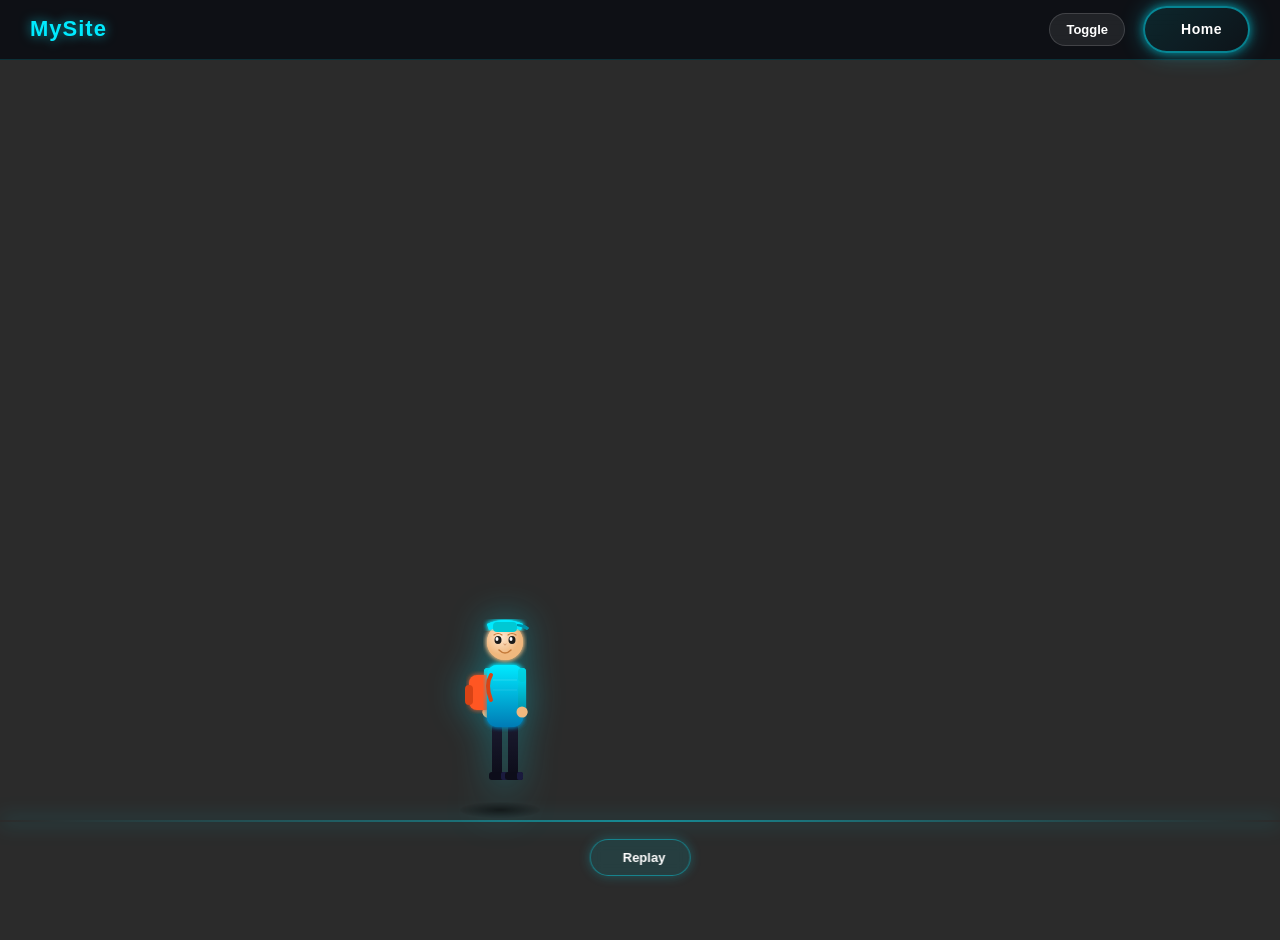
<file: login_fixed.html>
<!DOCTYPE html>
<html lang="en">
<head>
<meta charset="UTF-8">
<meta name="viewport" content="width=device-width, initial-scale=1.0">
<title>Login</title>

<link rel="stylesheet" href="stylesheet.css">

<style>

*{
    margin:0;
    padding:0;
    box-sizing:border-box;
    font-family:'Poppins','Segoe UI',sans-serif;
}

html, body{
    height:100%;
    overflow:hidden;
}

/* ===== PREMIUM BACKGROUND ===== */
body{
    position:relative;
    background:
        radial-gradient(circle at 15% 20%, rgba(0,234,255,.12), transparent 40%),
        radial-gradient(circle at 85% 75%, rgba(255,215,0,.10), transparent 45%),
        linear-gradient(160deg, #0b0d14 0%, #14101a 45%, #1a1220 100%);
}

/* floating bokeh particles (like steam / ambient light) */
.bg-particle{
    position:absolute;
    bottom:-40px;
    border-radius:50%;
    background:radial-gradient(circle, rgba(0,234,255,.55), transparent 70%);
    filter:blur(1px);
    opacity:0;
    animation:floatUp linear infinite;
    pointer-events:none;
}

.bg-particle.gold{
    background:radial-gradient(circle, rgba(255,215,0,.5), transparent 70%);
}

@keyframes floatUp{
    0%{
        transform:translateY(0) translateX(0);
        opacity:0;
    }
    10%{
        opacity:.9;
    }
    90%{
        opacity:.5;
    }
    100%{
        transform:translateY(-110vh) translateX(30px);
        opacity:0;
    }
}

/* ground glow line */
.ground-glow{
    position:absolute;
    left:0;
    bottom:78px;
    width:100%;
    height:2px;
    background:linear-gradient(90deg, transparent, rgba(0,234,255,.5), transparent);
    box-shadow:0 0 20px rgba(0,234,255,.6);
}

/* ===== NAVBAR ===== */
.navbar{
    position:fixed;
    top:0;
    left:0;
    width:100%;
    height:60px;
    background:rgba(10,12,18,.85);
    backdrop-filter:blur(12px);
    -webkit-backdrop-filter:blur(12px);
    border-bottom:1px solid rgba(0,234,255,.15);
    display:flex;
    align-items:center;
    justify-content:space-between;
    padding:0 30px;
    z-index:100;
}

.navbar .logo{
    font-size:22px;
    font-weight:700;
    color:#00eaff;
    text-shadow:0 0 12px rgba(0,234,255,.6);
    letter-spacing:1px;
}

.nav-right{
    display:flex;
    align-items:center;
    gap:18px;
}

/* ===== SIGN IN BUTTON ===== */
.btn-cyan-login{
    display:inline-flex;
    align-items:center;
    gap:10px;
    padding:10px 26px;
    font-size:14px;
    font-weight:700;
    letter-spacing:.5px;
    color:#fff;
    text-decoration:none;
    border:2px solid rgba(0,234,255,.5);
    border-radius:30px;
    background:linear-gradient(135deg, rgba(0,234,255,.1), rgba(0,234,255,.02));
    cursor:pointer;
    transition:all .35s ease;
    position:relative;
    overflow:hidden;
}

.btn-cyan-login::before{
    content:'';
    position:absolute;
    top:0;
    left:-100%;
    width:100%;
    height:100%;
    background:linear-gradient(90deg, transparent, rgba(255,255,255,.08), transparent);
    transition:left .5s ease;
}

.btn-cyan-login:hover::before{
    left:100%;
}

.btn-cyan-login i{
    font-size:16px;
    transition:transform .3s ease;
}

.btn-cyan-login:hover i{
    transform:translateX(4px);
}

/* Hover: yellow background + cyan glow */
.btn-cyan-login:hover{
    color:#1a1a1a;
    background:linear-gradient(135deg, #FFD700, #e6b800);
    border-color:#FFD700;
    box-shadow:
        0 0 20px rgba(0,234,255,.6),
        0 0 40px rgba(0,234,255,.3),
        0 0 60px rgba(0,234,255,.15),
        inset 0 0 15px rgba(255,255,255,.2);
    transform:translateY(-2px);
}

.btn-cyan-login:active{
    transform:translateY(0);
    box-shadow:
        0 0 12px rgba(0,234,255,.4),
        0 0 25px rgba(0,234,255,.2);
}

/* ===== PREMIUM RUNNING MAN ===== */

.man-wrapper{
    position:absolute;
    bottom:90px;
    left:-200px;
    z-index:5;
    filter:drop-shadow(0 0 18px rgba(0,234,255,.35));
}

.man-wrapper.running{
    animation:runAcross 2.2s cubic-bezier(.25,.46,.45,.94) forwards;
}

@keyframes runAcross{
    from{ left:-200px; }
    to{ left:34%; }
}

.man-shadow{
    position:absolute;
    bottom:-8px;
    left:25px;
    width:80px;
    height:16px;
    background:radial-gradient(ellipse, rgba(0,0,0,.5), transparent 75%);
    border-radius:50%;
}

.man-shadow.pulse{
    animation:shadowPulse .35s ease-in-out infinite;
}

@keyframes shadowPulse{
    0%, 100%{ transform:scaleX(1) scaleY(1); opacity:.5; }
    50%{ transform:scaleX(.6) scaleY(.7); opacity:.25; }
}

/* ===== REALISTIC RUNNING MAN (SVG-based) ===== */
.man-figure{
    position:relative;
    width:140px;
    height:220px;
}

.man-figure svg{
    width:100%;
    height:100%;
    overflow:visible;
}

@keyframes bodyBob{
    0%, 100%{ transform:translate(0, 0); }
    50%{ transform:translate(0, -4px); }
}

@keyframes armSwingL{
    0%, 100%{ transform:rotate(30deg); }
    50%{ transform:rotate(-30deg); }
}

@keyframes armSwingR{
    0%, 100%{ transform:rotate(-30deg); }
    50%{ transform:rotate(30deg); }
}

@keyframes legSwingL{
    0%, 100%{ transform:rotate(25deg); }
    50%{ transform:rotate(-25deg); }
}

@keyframes legSwingR{
    0%, 100%{ transform:rotate(-25deg); }
    50%{ transform:rotate(25deg); }
}

/* ===== Stop + Throw Pose (applied to SVG inner elements) ===== */
.man-wrapper.stopped .man-figure svg .leg-l-group,
.man-wrapper.stopped .man-figure svg .leg-r-group,
.man-wrapper.stopped .man-figure svg .arm-l-group,
.man-wrapper.stopped .man-figure svg .arm-r-group,
.man-wrapper.stopped .man-figure svg .body-bob,
.man-wrapper.stopped .man-figure svg .head-bob,
.man-wrapper.stopped .man-figure svg .hat-bob{
    animation:none !important;
}

/* Throw pose — right arm winds up and throws bag */
.man-wrapper.stopped .man-figure svg .arm-r-group{
    animation:throwArmR .45s ease forwards !important;
}
.man-wrapper.stopped .man-figure svg .arm-l-group{
    animation:throwArmL .45s ease forwards !important;
}

@keyframes throwArmR{
    0%{ transform:rotate(0deg); }
    30%{ transform:rotate(-120deg); }
    60%{ transform:rotate(10deg); }
    100%{ transform:rotate(-10deg); }
}
@keyframes throwArmL{
    0%{ transform:rotate(0deg); }
    30%{ transform:rotate(40deg); }
    100%{ transform:rotate(10deg); }
}

.man-wrapper.fadeout{
    animation:manFade 1s ease forwards;
}
@keyframes manFade{
    from{ opacity:1; transform:translateY(0); }
    to{ opacity:0; transform:translateY(12px); }
}

/* ===== BAG (emoji, same as original) ===== */
.bag{
    position:absolute;
    bottom:120px;
    left:-100px;
    font-size:64px;
    opacity:0;
    transform:translate(0,0) rotate(0deg);
    will-change: transform;
}

/* Carried — follows the man */
.bag.carried{
    opacity:1;
    animation:
        runAcrossBag 2.2s cubic-bezier(.25,.46,.45,.94) forwards,
        bagBob .38s ease-in-out infinite;
}

@keyframes runAcrossBag {
    from { transform: translate(-100px, 0); }
    to { transform: translate(calc(34vw + 60px), 0); }
}

@keyframes bagBob{
    0%, 100%{ transform:translateY(-4px) rotate(-4deg); }
    50%{ transform:translateY(6px) rotate(4deg); }
}

/* जब तक carried है तब तक छुपा रहेगा */
.bag.carried {
    opacity: 0 !important;
}

/* थ्रो होते ही जब .dropped क्लास आए, तब इमोजी बैग दिखना चाहिए */
.bag.dropped {
    opacity: 1 !important;
    animation: bagThrowArc 1.1s cubic-bezier(.3,.6,.3,1) forwards !important;
}

/* SVG के अंदर जो पीठ पर बैग है, उसे फेंकने के बाद गायब करने के लिए एनिमेशन */
.man-wrapper.stopped .backpack-on-body {
    animation: backpackDetach 0.45s ease forwards !important;
}

@keyframes backpackDetach {
    0% { transform: scale(1); opacity: 1; }
    30% { transform: scale(0); opacity: 0; }
    100% { transform: scale(0); opacity: 0; }
}

/* Bag thrown in arc — premium throw animation */
.bag.dropped{
    animation:bagThrowArc 1.1s cubic-bezier(.3,.6,.3,1) forwards !important;
}

@keyframes bagThrowArc {
    0% {
        transform: translate(calc(34vw + 60px), 0) rotate(0deg) scale(1);
        opacity: 1;
    }
    30% {
        transform: translate(calc(34vw + 100px), -180px) rotate(180deg) scale(1.1);
    }
    60% {
        transform: translate(calc(34vw + 160px), -40px) rotate(360deg) scale(1);
    }
    100% {
        transform: translate(calc(34vw + 190px), 10px) rotate(420deg) scale(.85);
        opacity: 1;
    }
}

/* Bag opens */
.bag.opened{
    animation:bagPop .55s ease forwards !important;
}

@keyframes bagPop {
    0% { transform: translate(calc(34vw + 190px), 10px) scale(1) rotate(5deg); opacity: 1; }
    45% { transform: translate(calc(34vw + 190px), 10px) scale(1.35) rotate(-10deg); opacity: 1; }
    100% { transform: translate(calc(34vw + 190px), 10px) scale(0) rotate(12deg); opacity: 0; }
}

/* Hide the SVG bag — we use emoji bag instead */
.bag-svg{
    display:none;
}

/* ===== SPARKLE BURST (bag opening) ===== */

.sparkle{
    position:absolute;
    width:8px;
    height:8px;
    border-radius:50%;
    background:#00eaff;
    box-shadow:0 0 10px #00eaff, 0 0 18px #00eaff;
    pointer-events:none;
    z-index:7;
    animation:sparkleBurst .8s ease-out forwards;
}

.sparkle.gold{
    background:#FFD700;
    box-shadow:0 0 10px #FFD700, 0 0 18px #FFD700;
}

@keyframes sparkleBurst{
    0%{
        transform:translate(0,0) scale(1);
        opacity:1;
    }
    100%{
        transform:translate(var(--tx), var(--ty)) scale(0);
        opacity:0;
    }
}

.flash{
    position:absolute;
    width:20px;
    height:20px;
    border-radius:50%;
    background:radial-gradient(circle, rgba(255,255,255,.95), rgba(0,234,255,.4) 40%, transparent 70%);
    z-index:6;
    transform:translate(-50%,-50%) scale(0);
    animation:flashPop .6s ease-out forwards;
    pointer-events:none;
}

@keyframes flashPop{
    0%{ transform:translate(-50%,-50%) scale(0); opacity:1; }
    60%{ transform:translate(-50%,-50%) scale(8); opacity:.6; }
    100%{ transform:translate(-50%,-50%) scale(14); opacity:0; }
}

/* ===== USER AVATAR ===== */
.user-avatar {
    width: 40px;
    height: 40px;
    border-radius: 50%;
    background: linear-gradient(135deg, #FFD700, #e6b800);
    color: #0b0d14;
    display: none;
    align-items: center;
    justify-content: center;
    font-size: 18px;
    font-weight: 700;
    border: 2px solid #00eaff;
    box-shadow: 0 0 10px rgba(0,234,255,0.5);
    text-transform: uppercase;
    cursor: pointer;
    transition: transform 0.3s ease;
}
.user-avatar:hover {
    transform: scale(1.05);
    box-shadow: 0 0 15px rgba(0,234,255,0.8);
}

/* ===== FORM BOX ===== */

.form-box{
    position:absolute;
    left:50%;
    top:50%;
    width:360px;
    max-width:88%;
    padding:36px 32px;
    border-radius:22px;

    background:rgba(14,17,24,.78);
    backdrop-filter:blur(16px);
    -webkit-backdrop-filter:blur(16px);
    border:1.5px solid rgba(0,234,255,.35);

    box-shadow:
        0 0 25px rgba(0,234,255,.25),
        0 0 60px rgba(0,0,0,.5),
        inset 0 0 30px rgba(0,234,255,.04);

    opacity:0;
    transform:translate(-50%,-50%) scale(.3) rotate(-6deg);
    filter:blur(10px);
    z-index:10;
}


.form-box.show{
    animation:formReveal .9s cubic-bezier(.2,.8,.2,1) forwards;
}

#userMenu{
    position:fixed;
    top:56px;
    right:18px;
    z-index:3002;
}

.user-avatar{
    width:42px;
    height:42px;
    border-radius:50%;
    background:linear-gradient(135deg,#FFD700,#e6b800);
    color:#000;
    display:none;
    justify-content:center;
    align-items:center;
    font-weight:bold;
    cursor:pointer;
    border:2px solid cyan;
    box-shadow:0 0 12px cyan;
}

.user-dropdown{
    display:none;
    margin-top:10px;
    background:#111;
    border-radius:10px;
    overflow:hidden;
}

.user-dropdown button{
    width:100%;
    border:none;
    background:none;
    color:white;
    padding:10px 20px;
    cursor:pointer;
}

.user-dropdown button:hover{
    background:cyan;
    color:black;
}

@keyframes formReveal{
    0%{
        opacity:0;
        transform:translate(-50%,-50%) scale(.3) rotate(-6deg);
        filter:blur(10px);
    }
    60%{
        opacity:1;
        transform:translate(-50%,-50%) scale(1.05) rotate(2deg);
        filter:blur(0);
    }
    100%{
        opacity:1;
        transform:translate(-50%,-50%) scale(1) rotate(0deg);
        filter:blur(0);
    }
}

.form-box h2{
    text-align:center;
    color:#fff;
    font-size:26px;
    font-weight:700;
    margin-bottom:8px;
}

.form-box h2 span{
    color:#00eaff;
    text-shadow:0 0 12px rgba(0,234,255,.7);
}

.form-sub{
    text-align:center;
    color:rgba(255,255,255,.5);
    font-size:13px;
    margin-bottom:22px;
    letter-spacing:.5px;
}

.form-box input{
    width:100%;
    padding:13px 16px;
    margin-bottom:14px;

    background:rgba(255,255,255,.04);
    border:1.5px solid rgba(255,255,255,.14);
    border-radius:10px;

    color:#e8e8e8;
    font-size:14px;
    outline:none;

    transition:border-color .3s ease, box-shadow .3s ease;
}

.form-box input::placeholder{
    color:rgba(255,255,255,.35);
}

.form-box input:focus{
    border-color:#00eaff;
    box-shadow:0 0 12px rgba(0,234,255,.45);
}

.form-box button{
    width:100%;
    padding:13px;
    margin-top:6px;

    background:linear-gradient(135deg, #00eaff, #0090a8);
    color:#04141a;
    border:none;
    border-radius:10px;

    font-size:15px;
    font-weight:700;
    letter-spacing:.5px;
    cursor:pointer;

    box-shadow:0 0 15px rgba(0,234,255,.4);
    transition:transform .25s ease, box-shadow .25s ease, background .3s ease;
}

.form-box button:hover{
    background:linear-gradient(135deg, #FFD700, #d9a300);
    color:#231a00;
    transform:translateY(-3px);
    box-shadow:0 0 20px rgba(0,234,255,.55), 0 0 35px rgba(0,234,255,.35);
}

.form-note{
    text-align:center;
    margin-top:16px;
    font-size:12.5px;
    color:rgba(255,255,255,.4);
}

.form-note a{
    color:#00eaff;
    text-decoration:none;
}

/* ===== DARK MODE TOGGLE + SIGN IN AREA ===== */
.dark-mode-area{
    display:flex;
    flex-direction:column;
    align-items:flex-end;
    gap:10px;
}

.toggle-btn{
    padding:8px 16px;
    font-size:13px;
    font-weight:600;
    color:#fff;
    background:rgba(255,255,255,.08);
    border:1px solid rgba(255,255,255,.15);
    border-radius:20px;
    cursor:pointer;
    transition:all .3s ease;
}

.toggle-btn:hover{
    background:rgba(0,234,255,.15);
    border-color:rgba(0,234,255,.4);
    box-shadow:0 0 12px rgba(0,234,255,.3);
}

/* ===== REPLAY BUTTON ===== */
.replay-btn{
    position:fixed;
    bottom:24px;
    left:50%;
    transform:translateX(-50%);
    padding:10px 24px;
    font-size:13px;
    font-weight:700;
    color:#fff;
    background:rgba(0,234,255,.1);
    border:1.5px solid rgba(0,234,255,.4);
    border-radius:30px;
    cursor:pointer;
    backdrop-filter:blur(6px);
    -webkit-backdrop-filter:blur(6px);
    display:flex;
    align-items:center;
    gap:8px;
    z-index:20;
    transition:all .3s ease;
    box-shadow:0 0 12px rgba(0,234,255,.25);
}
.replay-btn i{
    font-size:14px;
    transition:transform .4s ease;
}
.replay-btn:hover{
    background:rgba(0,234,255,.2);
    border-color:rgba(0,234,255,.6);
    box-shadow:0 0 20px rgba(0,234,255,.4), 0 0 35px rgba(0,234,255,.2);
    transform:translateX(-50%) translateY(-2px);
}
.replay-btn:hover i{
    transform:rotate(360deg);
}
.replay-btn:active i{
    transform:rotate(720deg);
}

@media (max-width:480px){
    .navbar{
        padding:0 15px;
    }
    .btn-cyan-login{
        padding:8px 18px;
        font-size:13px;
    }
    .man-figure svg{ transform:scale(.8); transform-origin:bottom center; }
    .bag{ font-size:48px; }
    .form-box{ padding:28px 22px; }
    .replay-btn{
        padding:8px 18px;
        font-size:12px;
    }
}

</style>

<style>
.auth-message{
    min-height:20px;
    margin:0 0 12px;
    padding:0;
    font-size:13px;
    font-weight:700;
    text-align:center;
}
.auth-message.error{color:#ff6b6b;}
.auth-message.success{color:#7CFFB2;}
.password-wrap{position:relative;width:100%;}
.password-wrap input{width:100%;box-sizing:border-box;padding-right:52px !important;}
.password-toggle{
    position:absolute !important;right:7px;top:50%;transform:translateY(-50%);
    width:40px !important;height:40px;padding:0 !important;margin:0 !important;
    background:transparent !important;border:0 !important;box-shadow:none !important;
    color:#00eaff;cursor:pointer;z-index:5;
}
.password-toggle:hover{transform:translateY(-50%) !important;color:#ffd700;}
.form-box button:disabled{opacity:.65;cursor:not-allowed;transform:none;}
</style>

</head>

<body>

<!-- ===== NAVBAR ===== -->
<nav class="navbar">
    <div class="logo">MySite</div>

    <div class="nav-right">
        <!-- Toggle button (dark mode toggle) -->
        <button class="toggle-btn" id="toggleBtn">
            <i class="fa-solid fa-moon"></i> Toggle
        </button>

        <!-- Sign In button (right side of navbar) -->
        <a href="index.html" class="btn-cyan-login" id="signinBtn">
            <i class="fa-solid fa-house"></i> Home
        </a>
    </div>
</nav>

<!-- ===== User Menu (hidden by default, shown after login) ===== -->
<div id="userMenu" style="display:none;">
    <div class="user-avatar" id="userAvatar"></div>
    <div id="userDropdown" class="user-dropdown">
        <button onclick="goToIndex()">Dashboard</button>
        <button onclick="logout()">Logout</button>
    </div>
</div>

<!-- ===== ANIMATION SCENE ===== -->
<div class="ground-glow"></div>

<div class="man-wrapper" id="manWrapper">
    <div class="man-shadow" id="manShadow"></div>
    <div class="man-figure">
        <svg viewBox="0 0 140 220" xmlns="http://www.w3.org/2000/svg">
          <defs>
            <linearGradient id="bodyGrad" x1="0%" y1="0%" x2="0%" y2="100%">
              <stop offset="0%" style="stop-color:#00eaff;stop-opacity:1" />
              <stop offset="100%" style="stop-color:#007bb5;stop-opacity:1" />
            </linearGradient>
            <linearGradient id="legGrad" x1="0%" y1="0%" x2="0%" y2="100%">
              <stop offset="0%" style="stop-color:#1a1a2e;stop-opacity:1" />
              <stop offset="100%" style="stop-color:#0d0d1a;stop-opacity:1" />
            </linearGradient>
            <linearGradient id="armGrad" x1="0%" y1="0%" x2="0%" y2="100%">
              <stop offset="0%" style="stop-color:#00eaff;stop-opacity:1" />
              <stop offset="100%" style="stop-color:#0090a8;stop-opacity:1" />
            </linearGradient>
            <radialGradient id="headGrad" cx="40%" cy="35%">
              <stop offset="0%" style="stop-color:#ffe8d0;stop-opacity:1" />
              <stop offset="100%" style="stop-color:#f0b87e;stop-opacity:1" />
            </radialGradient>
            <filter id="glow">
              <feGaussianBlur stdDeviation="2.5" result="blur"/>
              <feComposite in="SourceGraphic" in2="blur" operator="over"/>
            </filter>
            <filter id="strongGlow">
              <feGaussianBlur stdDeviation="4" result="blur"/>
              <feFlood flood-color="rgba(0,234,255,0.3)" result="color"/>
              <feComposite in="color" in2="blur" operator="in" result="shadow"/>
              <feMerge>
                <feMergeNode in="shadow"/>
                <feMergeNode in="SourceGraphic"/>
              </feMerge>
            </filter>
          </defs>

          <!-- LEFT LEG (back) -->
          <g class="leg-l-group" style="transform-origin:62px 135px; animation:legSwingL .38s ease-in-out infinite;">
            <rect x="57" y="135" width="10" height="50" rx="4" fill="url(#legGrad)"/>
            <rect x="54" y="182" width="18" height="8" rx="3" fill="#0d0d1a"/>
            <rect x="66" y="182" width="6" height="8" rx="2" fill="#1a1a3e"/>
          </g>

          <!-- RIGHT LEG (front) -->
          <g class="leg-r-group" style="transform-origin:78px 135px; animation:legSwingR .38s ease-in-out infinite;">
            <rect x="73" y="135" width="10" height="50" rx="4" fill="url(#legGrad)"/>
            <rect x="70" y="182" width="18" height="8" rx="3" fill="#0d0d1a"/>
            <rect x="82" y="182" width="6" height="8" rx="2" fill="#1a1a3e"/>
          </g>

          <!-- BODY (torso) -->
          <g class="body-bob" style="animation:bodyBob .38s ease-in-out infinite;">
            <rect x="52" y="75" width="36" height="62" rx="10" fill="url(#bodyGrad)" filter="url(#glow)"/>
            <line x1="58" y1="90" x2="82" y2="90" stroke="rgba(255,255,255,.15)" stroke-width="1" rx="2"/>
            <line x1="58" y1="100" x2="82" y2="100" stroke="rgba(255,255,255,.1)" stroke-width="1"/>
          </g>

          <!-- HEAD -->
          <g class="head-bob" style="animation:bodyBob .38s ease-in-out infinite;">
            <circle cx="70" cy="52" r="18" fill="url(#headGrad)" filter="url(#glow)"/>
            <ellipse cx="63" cy="50" rx="3.5" ry="4" fill="#1a1a1a"/>
            <ellipse cx="62" cy="49" rx="1.5" ry="2" fill="#fff"/>
            <ellipse cx="77" cy="50" rx="3.5" ry="4" fill="#1a1a1a"/>
            <ellipse cx="76" cy="49" rx="1.5" ry="2" fill="#fff"/>
            <path d="M59,45 Q63,42 67,45" stroke="#c47a3a" stroke-width="1.2" fill="none" stroke-linecap="round"/>
            <path d="M73,45 Q77,42 81,45" stroke="#c47a3a" stroke-width="1.2" fill="none" stroke-linecap="round"/>
            <path d="M69,54 Q70,57 71,54" stroke="#d4956a" stroke-width="1" fill="none" stroke-linecap="round"/>
            <path d="M64,60 Q70,66 76,60" stroke="#c47a3a" stroke-width="1.5" fill="none" stroke-linecap="round"/>
          </g>

          <!-- HAT (cyan baseball cap) -->
          <g class="hat-bob" style="animation:bodyBob .38s ease-in-out infinite;">
            <path d="M52,34 Q70,26 88,34 L86,40 Q70,34 54,40 Z" fill="#00eaff" filter="url(#glow)"/>
            <rect x="58" y="32" width="24" height="10" rx="4" fill="#00c8d4"/>
            <path d="M82,34 Q90,34 94,38 L92,40 Q88,37 82,36 Z" fill="#0090a8"/>
          </g>

          <!-- LEFT ARM (behind body) -->
          <g class="arm-l-group" style="transform-origin:54px 80px; animation:armSwingL .38s ease-in-out infinite;">
            <rect x="49" y="78" width="8" height="44" rx="4" fill="url(#armGrad)"/>
            <rect x="49" y="78" width="8" height="14" rx="4" fill="#00c8d4" opacity=".6"/>
            <circle cx="53" cy="122" r="5.5" fill="#f0b87e"/>
          </g>

          <!-- RIGHT ARM (in front, holding bag) -->
          <g class="arm-r-group" style="transform-origin:86px 80px; animation:armSwingR .38s ease-in-out infinite;">
            <rect x="83" y="78" width="8" height="44" rx="4" fill="url(#armGrad)"/>
            <rect x="83" y="78" width="8" height="14" rx="4" fill="#00c8d4" opacity=".6"/>
            <circle cx="87" cy="122" r="5.5" fill="#f0b87e"/>
          </g>
          <g class="arm-l-group" style="transform-origin:54px 80px; animation:armSwingL .38s ease-in-out infinite;">
            <rect x="49" y="78" width="8" height="44" rx="4" fill="url(#armGrad)"/>
            <rect x="49" y="78" width="8" height="14" rx="4" fill="#00c8d4" opacity=".6"/>
            <circle cx="53" cy="122" r="5.5" fill="#f0b87e"/>
          </g>

          <g class="body-bob backpack-on-body" style="animation:bodyBob .38s ease-in-out infinite; transform-origin: 70px 106px;">
            <rect x="34" y="85" width="24" height="35" rx="8" fill="#ff5722" filter="url(#glow)"/>
            <rect x="30" y="95" width="8" height="20" rx="4" fill="#d84315"/>
          </g>

          <g class="body-bob" style="animation:bodyBob .38s ease-in-out infinite;">
            <rect x="52" y="75" width="36" height="62" rx="10" fill="url(#bodyGrad)" filter="url(#glow)"/>
            <line x1="58" y1="90" x2="82" y2="90" stroke="rgba(255,255,255,.15)" stroke-width="1" rx="2"/>
            <line x1="58" y1="100" x2="82" y2="100" stroke="rgba(255,255,255,.1)" stroke-width="1"/>

            <path d="M56,85 Q50,95 56,110" stroke="#d84315" stroke-width="4" fill="none" stroke-linecap="round"/>
          </g>

          <g class="head-bob" style="animation:bodyBob .38s ease-in-out infinite;">
            <circle cx="70" cy="52" r="18" fill="url(#headGrad)" filter="url(#glow)"/>
            <ellipse cx="63" cy="50" rx="3.5" ry="4" fill="#1a1a1a"/>
            <ellipse cx="62" cy="49" rx="1.5" ry="2" fill="#fff"/>
            <ellipse cx="77" cy="50" rx="3.5" ry="4" fill="#1a1a1a"/>
            <ellipse cx="76" cy="49" rx="1.5" ry="2" fill="#fff"/>
            <path d="M59,45 Q63,42 67,45" stroke="#c47a3a" stroke-width="1.2" fill="none" stroke-linecap="round"/>
            <path d="M73,45 Q77,42 81,45" stroke="#c47a3a" stroke-width="1.2" fill="none" stroke-linecap="round"/>
            <path d="M69,54 Q70,57 71,54" stroke="#d4956a" stroke-width="1" fill="none" stroke-linecap="round"/>
            <path d="M64,60 Q70,66 76,60" stroke="#c47a3a" stroke-width="1.5" fill="none" stroke-linecap="round"/>
          </g>

          <g class="hat-bob" style="animation:bodyBob .38s ease-in-out infinite;">
            <path d="M52,34 Q70,26 88,34 L86,40 Q70,34 54,40 Z" fill="#00eaff" filter="url(#glow)"/>
            <rect x="58" y="32" width="24" height="10" rx="4" fill="#00c8d4"/>
            <path d="M82,34 Q90,34 94,38 L92,40 Q88,37 82,36 Z" fill="#0090a8"/>
          </g>

          <g class="arm-r-group" style="transform-origin:86px 80px; animation:armSwingR .38s ease-in-out infinite;">
            <rect x="83" y="78" width="8" height="44" rx="4" fill="url(#armGrad)"/>
            <rect x="83" y="78" width="8" height="14" rx="4" fill="#00c8d4" opacity=".6"/>
            <circle cx="87" cy="122" r="5.5" fill="#f0b87e"/>
          </g>

        </svg>
    </div>
</div>

<div class="bag" id="bag">🎒</div>

<!-- Replay Animation Button -->
<button class="replay-btn" id="replayBtn" onclick="replayAnimation()">
    <i class="fa-solid fa-rotate-right"></i> Replay
</button>

<div class="form-box" id="loginForm">
    <h2>Sign <span>In</span></h2>
    <p class="form-sub">Welcome back, log in to continue</p>

    <div id="loginMessage" class="auth-message" aria-live="polite"></div>

    <input type="email" id="loginEmail" placeholder="Email" autocomplete="email">
    <div class="password-wrap">
        <input type="password" id="loginPassword" placeholder="Password" autocomplete="current-password">
        <button type="button" class="password-toggle" onclick="togglePassword('loginPassword', this)" aria-label="Show password">
            <i class="fa-solid fa-eye"></i>
        </button>
    </div>

    <button id="loginButton" onclick="loginUser()">Login</button>

    <p class="form-note">New here? <a href="signup.html">Create an account</a></p>
</div>

<script>

// ambient floating particles
(function spawnBgParticles(){
    const total = 22;
    for(let i=0;i<total;i++){
        const p = document.createElement('div');
        p.className = 'bg-particle' + (Math.random() > 0.6 ? ' gold' : '');
        const size = 4 + Math.random()*10;
        p.style.width = size + 'px';
        p.style.height = size + 'px';
        p.style.left = Math.random()*100 + 'vw';
        p.style.animationDuration = (6 + Math.random()*8) + 's';
        p.style.animationDelay = (Math.random()*8) + 's';
        document.body.appendChild(p);
    }
})();

const RUN_DURATION   = 2200;
const THROW_DURATION = 1100;
const OPEN_DURATION  = 550;

let animTimeouts = [];

function playAnimation(){
    const manWrapper = document.getElementById('manWrapper');
    const manShadow  = document.getElementById('manShadow');
    const bag        = document.getElementById('bag');
    const loginForm  = document.getElementById('loginForm');

    manWrapper.className = 'man-wrapper running';
    manShadow.className  = 'man-shadow pulse';
    bag.className        = 'bag';
    loginForm.className  = 'form-box';

    animTimeouts.forEach(t => clearTimeout(t));
    animTimeouts = [];

    bag.classList.add('carried');

animTimeouts.push(setTimeout(() => {
    manWrapper.classList.add('stopped');
    manShadow.classList.remove('pulse');
    bag.classList.remove('carried');

    const manRect = manWrapper.getBoundingClientRect();
    bag.style.left = (manRect.left + 20) + 'px';
    bag.style.top = (manRect.top + 40) + 'px';

    bag.classList.add('dropped');
}, RUN_DURATION));

    animTimeouts.push(setTimeout(() => {
        manWrapper.classList.add('fadeout');
    }, RUN_DURATION + 300));

    animTimeouts.push(setTimeout(() => {
        const rect = bag.getBoundingClientRect();
        const cx = rect.left + rect.width/2;
        const cy = rect.top + rect.height/2;

        spawnFlash(cx, cy);
        spawnSparkles(cx, cy);

        bag.classList.remove('dropped');
        bag.classList.add('opened');
    }, RUN_DURATION + THROW_DURATION));

    animTimeouts.push(setTimeout(() => {
        loginForm.classList.add('show');
    }, RUN_DURATION + THROW_DURATION + OPEN_DURATION - 150));
}

// Auto play on page load
playAnimation();

function replayAnimation(){
    const manWrapper = document.getElementById('manWrapper');
    const bag        = document.getElementById('bag');
    const loginForm  = document.getElementById('loginForm');

    loginForm.classList.remove('show');
    loginForm.style.opacity = '0';
    manWrapper.className    = 'man-wrapper';
    bag.className           = 'bag';

    setTimeout(() => {
        playAnimation();
    }, 100);
}

function spawnFlash(x, y){
    const f = document.createElement('div');
    f.className = 'flash';
    f.style.left = x + 'px';
    f.style.top = y + 'px';
    document.body.appendChild(f);
    setTimeout(() => f.remove(), 700);
}

function spawnSparkles(x, y){
    const count = 14;
    for(let i=0;i<count;i++){
        const s = document.createElement('div');
        s.className = 'sparkle' + (Math.random() > 0.5 ? ' gold' : '');
        const angle = (Math.PI*2/count) * i + Math.random()*0.3;
        const dist = 60 + Math.random()*70;
        s.style.setProperty('--tx', Math.cos(angle)*dist + 'px');
        s.style.setProperty('--ty', Math.sin(angle)*dist + 'px');
        s.style.left = x + 'px';
        s.style.top = y + 'px';
        document.body.appendChild(s);
        setTimeout(() => s.remove(), 850);
    }
}

/* ===== REAL PHP LOGIN ===== */
async function loginUser(){
    const email = document.getElementById("loginEmail").value.trim();
    const password = document.getElementById("loginPassword").value;
    const message = document.getElementById("loginMessage");
    const button = document.getElementById("loginButton");

    message.className = "auth-message";
    message.textContent = "";

    if(!email || !password){
        message.className = "auth-message error";
        message.textContent = "Please enter email and password.";
        return;
    }

    button.disabled = true;
    button.textContent = "Logging in...";

    try{
        const formData = new FormData();
        formData.append("email", email);
        formData.append("password", password);

        const response = await fetch("login.php", {
            method: "POST",
            body: formData,
            credentials: "same-origin"
        });

        const data = await response.json();

        if(data.success){
            message.className = "auth-message success";
            message.textContent = "Login successful!";
            setTimeout(() => {
                window.location.href = "index.html";
            }, 500);
        }else{
            message.className = "auth-message error";
            message.textContent = data.message || "Invalid email or password.";
            button.disabled = false;
            button.textContent = "Login";
        }
    }catch(error){
        message.className = "auth-message error";
        message.textContent = "Server error. Please make sure XAMPP Apache and MySQL are running.";
        button.disabled = false;
        button.textContent = "Login";
    }
}

function togglePassword(id, button){
    const input = document.getElementById(id);
    const icon = button.querySelector("i");

    if(input.type === "password"){
        input.type = "text";
        icon.classList.remove("fa-eye");
        icon.classList.add("fa-eye-slash");
    }else{
        input.type = "password";
        icon.classList.remove("fa-eye-slash");
        icon.classList.add("fa-eye");
    }
}

document.addEventListener("DOMContentLoaded", function(){
    checkLoginStatus();
    const email = document.getElementById("loginEmail");
    const password = document.getElementById("loginPassword");

    [email, password].forEach(input => {
        if(input){
            input.addEventListener("keydown", e => {
                if(e.key === "Enter") loginUser();
            });
        }
    });
});

/* Login page only: if already logged in, offer a clean redirect */
async function checkLoginStatus(){
    try{
        const response = await fetch("auth_status.php", {credentials:"same-origin"});
        const data = await response.json();
        if(data.loggedIn){
            const message = document.getElementById("loginMessage");
            if(message){
                message.className = "auth-message success";
                message.textContent = "You are already logged in.";
            }
        }
    }catch(e){}
}

function logout(){
    window.location.href = "logout.php";
}

function goToIndex(){
    window.location.href = "index.html";
}

</script>
<script src="main.js"></script>

</body>
</html>
</file>
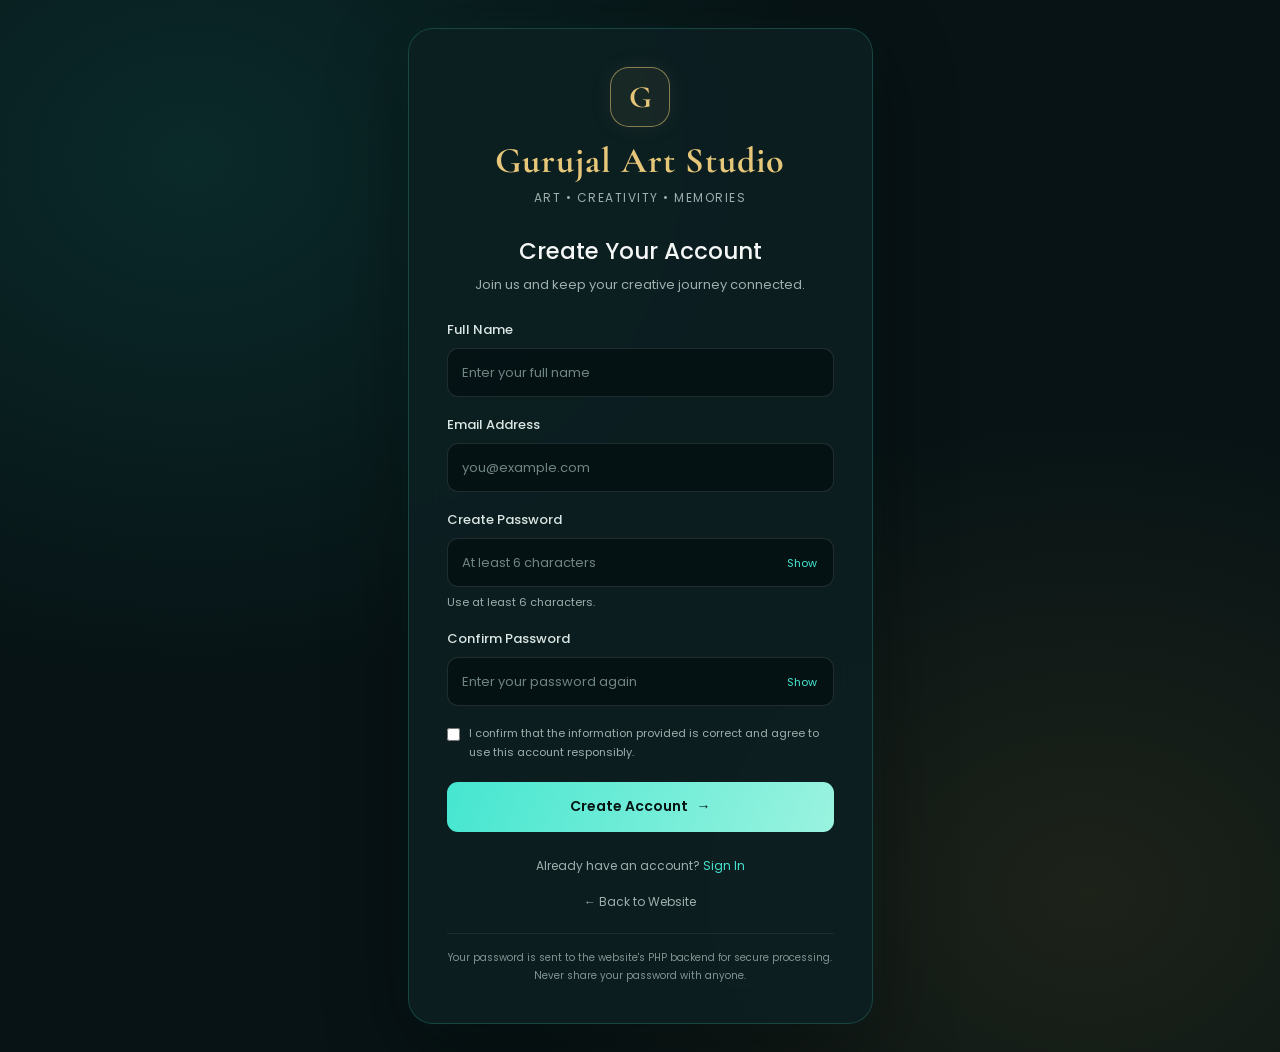
<file: signup.html>
<!DOCTYPE html>
<html lang="en">
<head>
    <meta charset="UTF-8">
    <meta name="viewport" content="width=device-width, initial-scale=1.0">

    <title>Create Account | Gurujal Art Studio</title>
    <meta name="description" content="Create your Gurujal Art Studio account.">

    <link rel="preconnect" href="https://fonts.googleapis.com">
    <link rel="preconnect" href="https://fonts.gstatic.com" crossorigin>
    <link href="https://fonts.googleapis.com/css2?family=Cormorant+Garamond:wght@500;600;700&family=Poppins:wght@300;400;500;600&display=swap" rel="stylesheet">

    <style>
        :root {
            --bg: #071315;
            --panel: rgba(13, 31, 33, 0.92);
            --cyan: #45e6d0;
            --gold: #e6c77a;
            --white: #f4f7f6;
            --muted: #9eafad;
            --border: rgba(69, 230, 208, 0.20);
            --error: #ff8989;
            --success: #73edb0;
        }

        * {
            box-sizing: border-box;
            margin: 0;
            padding: 0;
        }

        body {
            min-height: 100vh;
            display: flex;
            align-items: center;
            justify-content: center;
            padding: 28px 16px;
            overflow-x: hidden;
            font-family: "Poppins", sans-serif;
            color: var(--white);
            background:
                radial-gradient(ellipse at 15% 15%,
                    rgba(28, 155, 145, 0.17), transparent 42%),
                radial-gradient(ellipse at 85% 85%,
                    rgba(190, 148, 57, 0.12), transparent 38%),
                var(--bg);
        }

        body::before {
            content: "";
            position: fixed;
            inset: 0;
            pointer-events: none;
            opacity: 0.18;
            background-image:
                linear-gradient(rgba(255,255,255,.025) 1px, transparent 1px),
                linear-gradient(90deg, rgba(255,255,255,.025) 1px, transparent 1px);
            background-size: 42px 42px;
        }

        .signup-card {
            position: relative;
            z-index: 1;
            width: 100%;
            max-width: 465px;
            padding: 38px;
            border: 1px solid var(--border);
            border-radius: 25px;
            background: var(--panel);
            box-shadow:
                0 25px 80px rgba(0, 0, 0, 0.38),
                0 0 35px rgba(69, 230, 208, 0.045);
            backdrop-filter: blur(18px);
            animation: appear 0.65s ease both;
        }

        @keyframes appear {
            from {
                opacity: 0;
                transform: translateY(18px);
            }
            to {
                opacity: 1;
                transform: translateY(0);
            }
        }

        .brand {
            text-align: center;
            margin-bottom: 27px;
        }

        .brand-mark {
            width: 60px;
            height: 60px;
            display: grid;
            place-items: center;
            margin: 0 auto 13px;
            border: 1px solid rgba(230, 199, 122, 0.55);
            border-radius: 19px;
            color: var(--gold);
            font-family: "Cormorant Garamond", serif;
            font-size: 31px;
            font-weight: 700;
            background: rgba(230, 199, 122, 0.06);
            box-shadow: 0 0 25px rgba(230, 199, 122, 0.07);
        }

        .brand h1 {
            color: var(--gold);
            font-family: "Cormorant Garamond", serif;
            font-size: clamp(28px, 6vw, 36px);
            letter-spacing: 1px;
            line-height: 1.15;
        }

        .brand p {
            margin-top: 8px;
            color: var(--muted);
            font-size: 12px;
            letter-spacing: 1.5px;
            text-transform: uppercase;
        }

        .heading {
            margin-bottom: 25px;
            text-align: center;
        }

        .heading h2 {
            font-size: 23px;
            font-weight: 500;
        }

        .heading p {
            margin-top: 7px;
            color: var(--muted);
            font-size: 13px;
        }

        .form-group {
            margin-bottom: 18px;
        }

        .form-group label {
            display: block;
            margin-bottom: 8px;
            color: #dbe7e4;
            font-size: 13px;
            font-weight: 500;
        }

        .input-wrap {
            position: relative;
        }

        .input-wrap input {
            width: 100%;
            min-height: 49px;
            padding: 13px 45px 13px 14px;
            border: 1px solid rgba(255, 255, 255, 0.11);
            border-radius: 11px;
            outline: none;
            background: rgba(3, 14, 15, 0.62);
            color: var(--white);
            font-family: inherit;
            font-size: 13px;
            transition: border-color 0.25s, box-shadow 0.25s;
        }

        .input-wrap input::placeholder {
            color: #6f8581;
        }

        .input-wrap input:focus {
            border-color: var(--cyan);
            box-shadow: 0 0 0 3px rgba(69, 230, 208, 0.09);
        }

        .input-wrap input:focus:invalid:not(:placeholder-shown) {
            border-color: var(--error);
        }

        .toggle-password {
            position: absolute;
            top: 50%;
            right: 12px;
            transform: translateY(-50%);
            padding: 5px;
            border: none;
            background: transparent;
            color: var(--cyan);
            font-family: inherit;
            font-size: 11px;
            cursor: pointer;
        }

        .toggle-password:hover {
            color: var(--gold);
        }

        .password-hint {
            margin-top: 7px;
            color: var(--muted);
            font-size: 11px;
        }

        .terms {
            display: flex;
            align-items: flex-start;
            gap: 9px;
            margin: 5px 0 20px;
            color: var(--muted);
            font-size: 11px;
            line-height: 1.7;
        }

        .terms input {
            margin-top: 4px;
            accent-color: var(--cyan);
            flex-shrink: 0;
        }

        .terms a,
        .footer a {
            color: var(--cyan);
            text-decoration: none;
        }

        .terms a:hover,
        .footer a:hover {
            color: var(--gold);
            text-decoration: underline;
        }

        .submit-btn {
            width: 100%;
            min-height: 50px;
            display: flex;
            align-items: center;
            justify-content: center;
            gap: 9px;
            border: none;
            border-radius: 11px;
            color: #061514;
            background: linear-gradient(110deg, var(--cyan), #9af3df);
            font-family: inherit;
            font-size: 14px;
            font-weight: 600;
            cursor: pointer;
            transition: transform 0.25s, box-shadow 0.25s, opacity 0.25s;
        }

        .submit-btn:hover:not(:disabled) {
            transform: translateY(-2px);
            box-shadow: 0 10px 28px rgba(69, 230, 208, 0.18);
        }

        .submit-btn:disabled {
            cursor: wait;
            opacity: 0.65;
        }

        .auth-message {
            display: none;
            margin: 16px 0 0;
            padding: 12px;
            border-radius: 9px;
            font-size: 12px;
            line-height: 1.6;
            overflow-wrap: anywhere;
        }

        .auth-message.error {
            display: block;
            color: var(--error);
            border: 1px solid rgba(255, 137, 137, 0.25);
            background: rgba(255, 80, 80, 0.07);
        }

        .auth-message.success {
            display: block;
            color: var(--success);
            border: 1px solid rgba(115, 237, 176, 0.25);
            background: rgba(70, 220, 140, 0.07);
        }

        .footer {
            margin-top: 23px;
            text-align: center;
            color: var(--muted);
            font-size: 12px;
            line-height: 1.8;
        }

        .back-link {
            display: block;
            margin-top: 17px;
            text-align: center;
            color: var(--muted);
            font-size: 12px;
            text-decoration: none;
            transition: color 0.2s;
        }

        .back-link:hover {
            color: var(--gold);
        }

        .security-note {
            margin-top: 22px;
            padding-top: 15px;
            border-top: 1px solid rgba(255, 255, 255, 0.07);
            color: #829491;
            text-align: center;
            font-size: 10px;
            line-height: 1.8;
        }

        @media (max-width: 480px) {
            .signup-card {
                padding: 27px 21px;
                border-radius: 20px;
            }

            .brand {
                margin-bottom: 23px;
            }

            .heading h2 {
                font-size: 21px;
            }
        }

        @media (prefers-reduced-motion: reduce) {
            *, *::before, *::after {
                animation-duration: 0.01ms !important;
                transition-duration: 0.01ms !important;
            }
        }
    </style>
</head>

<body>
    <main class="signup-card">

        <header class="brand">
            <div class="brand-mark" aria-hidden="true">G</div>
            <h1>Gurujal Art Studio</h1>
            <p>Art • Creativity • Memories</p>
        </header>

        <section class="heading">
            <h2>Create Your Account</h2>
            <p>Join us and keep your creative journey connected.</p>
        </section>

        <form id="signupForm" novalidate>

            <div class="form-group">
                <label for="signupName">Full Name</label>
                <div class="input-wrap">
                    <input
                        type="text"
                        id="signupName"
                        name="fullname"
                        placeholder="Enter your full name"
                        autocomplete="name"
                        maxlength="100"
                        required
                    >
                </div>
            </div>

            <div class="form-group">
                <label for="signupEmail">Email Address</label>
                <div class="input-wrap">
                    <input
                        type="email"
                        id="signupEmail"
                        name="email"
                        placeholder="you@example.com"
                        autocomplete="email"
                        maxlength="150"
                        required
                    >
                </div>
            </div>

            <div class="form-group">
                <label for="signupPassword">Create Password</label>
                <div class="input-wrap">
                    <input
                        type="password"
                        id="signupPassword"
                        name="password"
                        placeholder="At least 6 characters"
                        autocomplete="new-password"
                        minlength="6"
                        required
                    >
                    <button
                        class="toggle-password"
                        type="button"
                        data-target="signupPassword"
                        aria-label="Show password"
                        aria-pressed="false"
                    >Show</button>
                </div>
                <p class="password-hint">
                    Use at least 6 characters.
                </p>
            </div>

            <div class="form-group">
                <label for="signupConfirm">Confirm Password</label>
                <div class="input-wrap">
                    <input
                        type="password"
                        id="signupConfirm"
                        name="confirm_password"
                        placeholder="Enter your password again"
                        autocomplete="new-password"
                        required
                    >
                    <button
                        class="toggle-password"
                        type="button"
                        data-target="signupConfirm"
                        aria-label="Show confirm password"
                        aria-pressed="false"
                    >Show</button>
                </div>
            </div>

            <label class="terms">
                <input type="checkbox" id="acceptTerms" required>
                <span>
                    I confirm that the information provided is correct
                    and agree to use this account responsibly.
                </span>
            </label>

            <button class="submit-btn" id="signupButton" type="submit">
                <span>Create Account</span>
                <span aria-hidden="true">→</span>
            </button>

            <div
                id="signupMessage"
                class="auth-message"
                role="status"
                aria-live="polite"
            ></div>
        </form>

        <div class="footer">
            Already have an account?
            <a href="login_fixed.html">Sign In</a>
        </div>

        <a class="back-link" href="index.html">
            ← Back to Website
        </a>

        <div class="security-note">
            Your password is sent to the website's PHP backend for
            secure processing. Never share your password with anyone.
        </div>

    </main>

    <script>
        "use strict";

        const signupForm = document.getElementById("signupForm");
        const nameInput = document.getElementById("signupName");
        const emailInput = document.getElementById("signupEmail");
        const passwordInput = document.getElementById("signupPassword");
        const confirmInput = document.getElementById("signupConfirm");
        const termsInput = document.getElementById("acceptTerms");
        const signupButton = document.getElementById("signupButton");
        const messageBox = document.getElementById("signupMessage");

        function showMessage(message, type) {
            messageBox.textContent = message;
            messageBox.className = "auth-message " + type;
        }

        function clearMessage() {
            messageBox.textContent = "";
            messageBox.className = "auth-message";
        }

        function setLoading(isLoading) {
            signupButton.disabled = isLoading;
            signupButton.innerHTML = isLoading
                ? "<span>Creating Account...</span>"
                : "<span>Create Account</span><span aria-hidden=\"true\">→</span>";
        }

        // Show / hide password
        document.querySelectorAll(".toggle-password").forEach(function (button) {
            button.addEventListener("click", function () {
                const input = document.getElementById(button.dataset.target);
                const shouldShow = input.type === "password";

                input.type = shouldShow ? "text" : "password";
                button.textContent = shouldShow ? "Hide" : "Show";
                button.setAttribute("aria-pressed", String(shouldShow));
                button.setAttribute(
                    "aria-label",
                    shouldShow ? "Hide password" : "Show password"
                );
            });
        });

        // Clear old errors when the user edits the form.
        signupForm.addEventListener("input", clearMessage);

        signupForm.addEventListener("submit", async function (event) {
            event.preventDefault();
            clearMessage();

            const fullname = nameInput.value.trim();
            const email = emailInput.value.trim().toLowerCase();
            const password = passwordInput.value;
            const confirmPassword = confirmInput.value;

            if (!fullname || !email || !password || !confirmPassword) {
                showMessage("Please fill in all fields.", "error");
                return;
            }

            if (fullname.length > 100 || email.length > 150) {
                showMessage("Your name or email is too long.", "error");
                return;
            }

            if (!emailInput.validity.valid) {
                showMessage("Please enter a valid email address.", "error");
                emailInput.focus();
                return;
            }

            if (password.length < 6) {
                showMessage(
                    "Password must be at least 6 characters.",
                    "error"
                );
                passwordInput.focus();
                return;
            }

            if (password !== confirmPassword) {
                showMessage("Passwords do not match.", "error");
                confirmInput.focus();
                return;
            }

            if (!termsInput.checked) {
                showMessage(
                    "Please confirm the checkbox before continuing.",
                    "error"
                );
                termsInput.focus();
                return;
            }

            setLoading(true);

            try {
                const formData = new FormData();
                formData.append("fullname", fullname);
                formData.append("email", email);
                formData.append("password", password);
                formData.append("confirm_password", confirmPassword);

                const response = await fetch("signup.php", {
                    method: "POST",
                    body: formData,
                    credentials: "same-origin",
                    headers: {
                        "Accept": "application/json"
                    }
                });

                const responseText = await response.text();
                let data;

                try {
                    data = JSON.parse(responseText);
                } catch (parseError) {
                    console.error(
                        "Signup endpoint returned non-JSON:",
                        response.status,
                        responseText
                    );

                    throw new Error(
                        "Server ne expected JSON response nahi diya. " +
                        "HTTP status: " + response.status +
                        ". Check karo ki signup.php online sahi jagah upload hai."
                    );
                }

                if (!response.ok) {
                    throw new Error(
                        data.message || "Server error: HTTP " + response.status
                    );
                }

                if (data.success) {
                    showMessage(
                        data.message || "Account created successfully!",
                        "success"
                    );

                    signupForm.reset();

                    window.setTimeout(function () {
                        window.location.href = "login_fixed.html";
                    }, 1200);

                } else {
                    showMessage(
                        data.message || "Account could not be created.",
                        "error"
                    );
                }

            } catch (error) {
                console.error("Signup error:", error);

                showMessage(
                    error.message ||
                    "Request failed. Please check your internet connection and try again.",
                    "error"
                );

            } finally {
                setLoading(false);
            }
        });
    </script>
</body>
</html>
</file>
<file: stylesheet.css>
/* MULTICOLOR GURUJAL LOGO */

.logo {
    display: inline-block;
    flex: 0 0 270px;
    font-size: 23px;
    font-weight: 700;
    line-height: 1.5;
}

.logo-colors span {
    display: inline-block;
    transition: 0.3s ease;
}

.logo-colors span:nth-child(7n+1) { color: #ff3333; }
.logo-colors span:nth-child(7n+2) { color: #ffcc00; }
.logo-colors span:nth-child(7n+3) { color: #00eaff; }
.logo-colors span:nth-child(7n+4) { color: #39ff14; }
.logo-colors span:nth-child(7n+5) { color: #ff66cc; }
.logo-colors span:nth-child(7n+6) { color: #ffffff; }
.logo-colors span:nth-child(7n+7) { color: #ff8800; }

.logo-of {
    color: white;
    font-size: 17px;
    margin: 0 4px;
}

.logo-colors span:hover {
    transform: translateY(-4px) scale(1.2);
    text-shadow: 0 0 12px currentColor;
}
/* =====================================
   GLOBAL SETTINGS
===================================== */

* {
    margin: 0;
    padding: 0;
    box-sizing: border-box;
    scroll-behavior: smooth;
    font-family: 'Poppins', sans-serif;
}

body {
    background: #2b2b2b;
    color: #ededed;
}

#menu-icon {
    transition: transform 0.3s ease;
}

#menu-icon.bx-x {
    transform: rotate(180deg);
}



/* =====================================
   HEADER & LOGO
===================================== */

.header {
    position: fixed;
    top: 0;
    left: 0;
    width: 100%;
    min-height: 110px;
    padding: 10px 2%;
    background: linear-gradient(300deg, #1f1f1f, white);
    backdrop-filter: blur(10px);
    display: flex;
    justify-content: space-between;
    align-items: center;
    gap: 18px;
    z-index: 100;
}

.logo {
    flex: 0 0 270px;
    max-width: 270px;
    font-size: 23px;
    line-height: 1.3;
    color: #fff;
    text-decoration: none;
    font-weight: 600;
    text-shadow: 0 0 30px #0ef;
    opacity: 0;
    animation: slideRight 1s ease forwards;
    animation-delay: 0.2s;
}

.logo-text {
    color: #D4AF37;
}


/* =====================================
   NAVBAR
===================================== */

.mynavbar {
    display: flex;
    flex: 1 1 auto;
    min-width: 0;
    flex-wrap: wrap;
    justify-content: center;
    align-items: center;
    column-gap: 12px;
    row-gap: 12px;
}

.mynavbar a {
    display: inline-block;
    font-size: 17px;
    padding: 9px 13px;
    margin: 0;
    white-space: nowrap;
    color: #081b29;
    background: #0ef;
    text-decoration: none;
    font-weight: 600;
    border-radius: 30px;
    box-shadow: 0 0 10px #0ef;
    transition: 0.4s ease;
    opacity: 0;
    animation: slideLeft 1s ease forwards;
}

.mynavbar a:hover {
    background: #0ef;
    color: #081b29;
    box-shadow:
        0 0 10px cyan,
        0 0 25px cyan,
        0 0 50px cyan;
    transform: translateY(-3px);
}

.mynavbar a:nth-child(1) { animation-delay: 0.1s; }
.mynavbar a:nth-child(2) { animation-delay: 0.3s; }
.mynavbar a:nth-child(3) { animation-delay: 0.5s; }
.mynavbar a:nth-child(4) { animation-delay: 0.7s; }
.mynavbar a:nth-child(5) { animation-delay: 0.9s; }
.mynavbar a:nth-child(6) { animation-delay: 1.1s; }


.header {
    padding: 12px 5%;
    flex-direction: column;
    align-items: center;
    gap: 12px;
}

.logo {
    flex: none;
    max-width: 100%;
    text-align: center;
    font-size: 22px;
}

.mynavbar {
    width: 100%;
    display: flex;
    flex-wrap: wrap;
    justify-content: center;
    gap: 10px;
}

.mynavbar a {
    font-size: 16px;
    padding: 8px 12px;
    margin: 0;
}


/* =====================================
   NAVBAR
===================================== */

.mynavbar {
    display: flex;
    flex-wrap: wrap;
    align-items: center;
    column-gap: 12px;
    row-gap: 10px;
}

.mynavbar a {
    display: inline-block;
    font-size: 17px;
    padding: 8px 13px;
    margin: 0;
    color: #081b29;
    background: #0ef;
    text-decoration: none;
    font-weight: 600;
    border-radius: 30px;
    box-shadow: 0 0 10px #0ef;
    transition: 0.4s ease;
    opacity: 0;
    animation: slideLeft 1s ease forwards;
    animation-delay: calc(0.2s * var(--i));
}

.mynavbar a:hover {
    background: #0ef;
    color: #081b29;
    box-shadow:
        0 0 10px cyan,
        0 0 25px cyan,
        0 0 50px cyan;
    transform: translateY(-3px);
}

.mynavbar a:nth-child(1) { animation-delay: 0.1s; }
.mynavbar a:nth-child(2) { animation-delay: 0.3s; }
.mynavbar a:nth-child(3) { animation-delay: 0.5s; }
.mynavbar a:nth-child(4) { animation-delay: 0.7s; }
.mynavbar a:nth-child(5) { animation-delay: 0.9s; }
.mynavbar a:nth-child(6) { animation-delay: 1.1s; }

.navbar a:hover {
    color: yellow;
}


/* =====================================
   HOME SECTION
===================================== */

.home {
    position: relative;
    width: 100%;
    min-height: 100vh;
    height: auto;
    display: flex;
    justify-content: space-between;
    align-items: center;
    padding: 140px 7% 50px;
    background: #2b2b2b;
    color: white;
}

.home-content {
    max-width: 600px;
    margin-top: 0;
    transform: none;
}


.home-content h1 {
    font-size: 50px;
    font-weight: 700;
    line-height: 1.08;
    margin: 0 0 3px;
    opacity: 0;
    animation: slideRight 1s ease forwards;
    animation-delay: 0.8s;
}

.home-content h2 {
    font-size: 21px;
    line-height: 1.35;
    font-weight: 400;
    opacity: 0;
    animation: slideBottom 1s ease forwards;
    animation-delay: 0.5s;
}

.home-content .home-description {
    margin: 12px 0 16px;
}


.home-content h3 {
    font-size: 25px;
    font-weight: 700;
    opacity: 0;
}

.home-content h3:nth-of-type(2) {
    margin-bottom: 30px;
}

.text,
.typed-cursor {
    color: #0ef;
}


/* =====================================
   HOME IMAGE
===================================== */

.home-img {
    display: flex;
    justify-content: center;
    align-items: center;
    transform: translateY(-50px);
}

.home-img img {
    width: 450px;
    height: 450px;
    display: block;
    border-radius: 50%;
    object-fit: cover;
    border: 6px solid #fff;
    box-shadow:
        0 0 20px yellow,
        0 0 40px yellow,
        0 0 80px orange;
    filter:
        drop-shadow(0 0 20px yellow)
        drop-shadow(0 0 40px yellow)
        drop-shadow(0 0 80px orange);
    position: relative;
    z-index: 2;
    transition: 0.5s ease;
}

.home-img img:hover {
    transform: scale(1.05);
}


/* =====================================
   SOCIAL MEDIA ICONS
===================================== */

.home-sci {
    display: flex;
    flex-wrap: wrap;
    gap: 12px;
    margin-top: 18px;
}

.home-sci a {
    display: inline-flex;
    justify-content: center;
    align-items: center;
    width: 62px;
    height: 62px;
    background: transparent;
    border: 5px solid #0ef;
    border-radius: 100%;
    font-size: 32px;
    color: yellow;
    text-decoration: none;
    transition: 0.5s ease;
    opacity: 0;
    animation:
        slideLeft 1s ease forwards,
        floatIcon 3s ease-in-out infinite;
    animation-delay: calc(0.2s * var(--i)), 0s;
    margin: 0;
}

.home-sci a:hover {
    background: #0ef;
    color: #081b29;
    box-shadow:
        0 0 10px cyan,
        0 0 25px cyan,
        0 0 50px cyan,
        0 0 100px cyan;
}


/* =====================================
   HOME BUTTONS
===================================== */

.btn-box {
    display: inline-block;
    padding: 10px 22px;
    margin-top: 18px;
    background: #0ef;
    border-radius: 40px;
    font-size: 18px;
    color: #081b29;
    letter-spacing: 1px;
    text-decoration: none;
    font-weight: 1000;
    opacity: 0;
    animation: slideTop 1s ease forwards;
    animation-delay: 1s;
    box-shadow:
        0 0 5px #0ef,
        0 0 25px #0ef;
}

.btn-box:hover {
    box-shadow:
        0 0 5px cyan,
        0 0 25px cyan,
        0 0 50px cyan,
        0 0 100px cyan;
}


/* =====================================
   BACKGROUND / BUTTON COLORS
===================================== */

.btn {
    background-color: #D4AF37;
    color: #36454F;
}


/* =====================================
   MOBILE RESPONSIVE
===================================== */

@media (max-width: 768px) {

    .header {
        padding: 15px 5%;
        flex-direction: column;
        align-items: flex-start;
    }

    .mynavbar {
        display: flex;
        flex-wrap: wrap;
        gap: 10px;
    }

    .mynavbar a {
        font-size: 17px;
        padding: 8px 12px;
        margin: 0;
    }

    .home {
        flex-direction: column;
        justify-content: center;
        text-align: center;
        min-height: auto;
        height: auto;
        padding: 180px 5% 50px;
    }

    .home-content {
        max-width: 100%;
        order: 2;
        transform: none;
        margin-top: 0;
    }

    .home-content h1 {
        font-size: 36px;
    }

    .home-content h2 {
        font-size: 17px;
        line-height: 1.6;
    }

    .home-img {
        order: 1;
        margin-top: 30px;
        margin-bottom: 30px;
        transform: none;
    }

    .home-img img {
        width: 250px;
        height: 250px;
    }

    .home-sci {
        justify-content: center;
        flex-wrap: wrap;
        gap: 10px;
    }

    .home-sci a {
        width: 48px;
        height: 48px;
        font-size: 25px;
        margin: 0;
    }

    .home-buttons {
        display: flex;
        justify-content: center;
        flex-wrap: wrap;
        gap: 12px;
    }

    .home-buttons .btn-box {
        font-size: 15px;
        padding: 10px 17px;
        margin-top: 12px;
    }
}


/* =====================================
   ANIMATIONS
===================================== */

@keyframes slideRight {
    0% {
        opacity: 0;
        transform: translateX(-100px);
    }

    100% {
        opacity: 1;
        transform: translateX(0);
    }
}

@keyframes slideTop {
    from {
        opacity: 0;
        transform: translateY(500px);
    }

    to {
        opacity: 1;
        transform: translateY(0);
    }
}

@keyframes slideUp {
    0% {
        opacity: 0;
        transform: translateY(400px);
    }

    100% {
        opacity: 1;
        transform: translateY(0);
    }
}

@keyframes slideBottom {
    0% {
        opacity: 0;
        transform: translateY(-500px);
    }

    100% {
        opacity: 1;
        transform: translateY(0);
    }
}

@keyframes slideLeft {
    0% {
        opacity: 0;
        transform: translateX(100px);
    }

    100% {
        opacity: 1;
        transform: translateX(0);
    }
}

@keyframes floatIcon {
    0% {
        transform: translateY(0);
    }

    50% {
        transform: translateY(-10px);
    }

    100% {
        transform: translateY(0);
    }
}


/* TYPED TEXT - SINGLE LINE */

.home-content h1:nth-of-type(3) {
    white-space: nowrap;
    font-size: clamp(30px, 2.5vw, 42px);
}

.home-content h1:nth-of-type(3) .text {
    white-space: nowrap;
    display: inline-block;
}


/*.about-section{
    padding: 120px 10%;
    background: #fff;
    color: #000;
}

.section-content{
    display: flex;
    align-items: center;
    justify-content: center;
    gap: 60px;
    flex-wrap: wrap;
}

.about-image-wrapper img{
    width: 380px;
    max-width: 100%;
    height: 380px;
    border-radius: 50%;
    object-fit: cover;
    border: 5px solid #555;
    box-shadow: 0 0 25px rgba(0,0,0,0.3);
}

.about-details h2{
    font-size: 5rem;
    margin-bottom: 30px;
}

.about-details p{
    font-size: 1.9rem;
    line-height: 1.8;
    max-width: 700px;
}

.about-section{
    padding: 70px 10%;
    min-height: 100vh;
    display: flex;
    align-items: center;
}

.section-content{
    display: flex;
    justify-content: space-between;
    align-items: center;
    gap: 50px;
    flex-wrap: wrap;
}*/

/* Mobile Responsive */
/*@media (max-width: 768px){

    .section-content{
        flex-direction: column;
        text-align: center;
    }

    .about-image-wrapper img{
        width: 280px;
        height: 280px;
    }

    .about-details h2{
        font-size: 2.2rem;
    }

    .about-details p{
        font-size: 1.5rem;
    }
    .about-section{
        padding: 50px 5%;
    }
}
.about-section{
    margin-top: 40px;
    padding-top: 60px;
}

.about-section{
    min-height: 100vh;
    padding: 80px 8%;
    display: flex;
    align-items: center;
    justify-content: center;
    margin-top: 150px;
padding-top: 150px;
height: 120vh;
}
.section-content{
    display: flex;
    align-items: center;
    justify-content: space-between;
    gap: 50px;
}*/


/* =====================================
   ABOUT SECTION - RESPONSIVE DESIGN
===================================== */

/* LAPTOP SCREEN - MEDIUM SIZE */

@media (min-width: 1025px) {

    .about-section {
        width: 100%;
        min-height: 100vh;
        height: auto;
        margin-top: 0;
        padding: 90px 6%;
        display: flex;
        align-items: center;
        justify-content: center;
    }

    .section-content {
        width: 150%;
        max-width: 1500px;
        display: flex;
        flex-direction: row;
        align-items: center;
        justify-content: space-between;
        gap: 65px;
        flex-wrap: nowrap;
    }

    .about-image-wrapper img {
        width: 550px;
        height: 550px;
        object-fit: cover;
    }

    .about-details {
        flex: 1;
        min-width: 0;
    }

    .about-details h2 {
        font-size: 4rem;
        margin-bottom: 25px;
    }

    .about-details p {
        font-size: 1.8rem;
        line-height: 1.5;
        max-width: 750px;
    }
}


/* TABLET SCREEN */
@media (min-width: 769px) and (max-width: 1024px) {

    .about-section {
        width: 100%;
        height: auto;
        min-height: auto;
        margin-top: 0;
        padding: 75px 6%;
    }

    .section-content {
        width: 100%;
        max-width: 750px;
        flex-direction: column;
        align-items: center;
        justify-content: center;
        gap: 30px;
        text-align: center;
    }

    .about-image-wrapper img {
        width: 260px;
        height: 260px;
    }

    .about-details h2 {
        font-size: 38px;
        margin-bottom: 15px;
    }

    .about-details p {
        font-size: 18px;
        line-height: 1.7;
        max-width: 650px;
    }
}


/* MOBILE SCREEN */
@media (max-width: 768px) {

    .about-section {
        width: 100%;
        height: auto;
        min-height: auto;
        margin-top: 0;
        padding: 55px 6%;
    }

    .section-content {
        width: 100%;
        flex-direction: column;
        align-items: center;
        justify-content: center;
        gap: 25px;
        text-align: center;
    }

    .about-image-wrapper img {
        width: clamp(180px, 55vw, 230px);
        height: clamp(180px, 55vw, 230px);
    }

    .about-details {
        width: 100%;
    }

    .about-details h2 {
        font-size: 30px;
        margin-bottom: 15px;
    }

    .about-details p {
        font-size: 16px;
        line-height: 1.7;
        max-width: 100%;
    }
}


/* SMALL MOBILE */
@media (max-width: 400px) {

    .about-section {
        padding: 40px 5%;
    }

    .about-image-wrapper img {
        width: 180px;
        height: 180px;
    }

    .about-details h2 {
        font-size: 26px;
    }

    .about-details p {
        font-size: 15px;
    }
}


.music-btn-wrapper {
  display: flex;
  justify-content: center;
  width: 100%;
  margin-top: 60px;
  padding-bottom: 20px;
}

#musicToggleBtn{
    background: #FFD700;
    color: #111;
    border: 3px solid #FFD700;
    padding: 13px 35px;
    font-size: 16px;
    font-weight: 700;
    border-radius: 30px;
    cursor: pointer;
    letter-spacing: 1px;
    position: absolute;
    right: 20px;
    bottom: 30px;

    transition: all .35s ease;

    /* Normal Glow */
    box-shadow:
        0 0 10px #FFD700,
        0 0 20px #FFD700,
        0 0 35px rgba(255,215,0,.8);
}

#musicToggleBtn:hover{

    background: #FFD700;
    color: #000;
    border: 3px solid #fff176;

    transform: scale(1.08);

    /* Premium Yellow Border Glow */
    box-shadow:
        0 0 8px #fff176,
        0 0 18px #FFD700,
        0 0 35px #FFD700,
        0 0 55px #FFD700,
        0 0 80px #FFD700,
        0 0 110px rgba(255,215,0,1);
}

@keyframes pulse {
  0%, 100% { box-shadow: 0 4px 15px rgba(255, 215, 0, 0.4); }
  50%       { box-shadow: 0 4px 30px rgba(255, 215, 0, 0.95); }
}

.music-btn-wrapper {
  display: flex;
  align-items: center;
}

#musicToggleBtn:hover{
    outline: 2px solid #fff176;
    outline-offset: 4px;
}
#musicToggleBtn:hover{
    outline: 2px solid #fff176;
    outline-offset: 4px;
}
/* ONLY this icon glows */


.header{
    background: linear-gradient(
        300deg,
        #1f1f1f,
        white
    );
}

@media (max-width:768px){

    .header{
        background: linear-gradient(
            300deg,
            #1f1f1f,
            white
        );
        padding: 15px 5%;
    }

}

@media (max-width:768px){

    .header{
        background: linear-gradient(300deg, #1f1f1f, #ffffff) !important;
        padding: 15px 5%;
    }

    .mynavbar{
        position: absolute;
        top: 100%;
        left: 0;
        width: 100%;
        display: none;
        flex-direction: column;
        align-items: center;
        background: linear-gradient(300deg, #1f1f1f, #ffffff) !important;
        padding: 20px 0;
    }

    .navbar.active{
        display: flex;
    }

    .mynavbar a{
        width: 220px;
        text-align: center;
        margin: 10px 0;
        padding: 12px 20px;

        background: #0ef;
        color: #081b29;
        border: 2px solid #0ef;
        border-radius: 30px;

        box-shadow:
            0 0 10px #0ef,
            0 0 25px #0ef;

        font-size: 20px;
        font-weight: 600;
    }

    .mynavbar a:hover{
        background: #0ef;
        color: #081b29;

        box-shadow:
            0 0 10px cyan,
            0 0 25px cyan,
            0 0 50px cyan,
            0 0 100px cyan;
    }

    #menu-icon{
        display:block;
        font-size:40px;
        color:#00eeef;
    }
}



.home-buttons{
    display: flex;
    gap: 20px;
    margin-top: 30px;   /* Is value ko kam ya zyada kar sakte ho */
}

.btn-box{
    margin-top: 20px;
}

@media (max-width:768px){

    .home-buttons{
        display: flex;
        justify-content: center;
        gap: 15px;
        flex-wrap: nowrap;
        margin-top: 25px;
    }

    .btn-box{
        padding: 12px 18px;
        font-size: 16px;
    }

}


/* HOME SECTION SPACING FIX */

.home {
    padding-top: 190px;
}

/* Social icons aur buttons ke beech gap */
.home-sci {
    margin-bottom: 30px;
}

/* Buttons spacing */
.home-buttons {
    display: flex;
    align-items: center;
    flex-wrap: wrap;
    gap: 20px;
    margin-top: 0;
}

.home-buttons .btn-box {
    margin-top: 0;
}

/* Mobile spacing */
@media (max-width: 768px) {
    .home {
        padding-top: 200px;
    }

    .home-buttons {
        justify-content: center;
        gap: 16px;
    }
}


/* Hamburger */
#menu-icon{
    font-size:35px;
    color: #0ef;
    cursor:pointer;
    display:none;
}

/* Mobile */
@media (max-width:768px){

    #menu-icon{
        display:block;
    }

    .header{
        background:#000;
        padding:15px 5%;
    }

    .mynavbar{
        position:absolute;
        top:100%;
        left:0;
        width:100%;
        background:#000;
        display:none;
        flex-direction:column;
        padding:20px 0;
        text-align:center;
    }

    .mynavbar.active{
        display:flex;
    }

    .mynavbar a{
        display:block;
        margin:12px 0;
        background:none;
        border:none;
        color:#fff;
        font-size:22px;
        box-shadow:none;
    }

    .mynavbar a:hover{
        color:#00eeef;
        background:transparent;
        box-shadow:none;
    }
}

#menu-icon{
    display:none;
    font-size:38px;
    color: black;
    cursor:pointer;
}

@media (max-width:768px){

    .header{
        padding:15px 5%;
        background:linear-gradient(300deg,#1f1f1f,#ffffff);
    }

    #menu-icon{
        display:block;
    }

    .mynavbar{
        position:absolute;
        top:100%;
        left:0;
        width:100%;
        display:none;
        flex-direction:column;
        align-items:center;
        padding:20px;
        background:linear-gradient(300deg,#1f1f1f,#ffffff);
    }

    .mynavbar.active{
        display:flex;
    }

    .mynavbar a{
        display:inline-block;
        width:220px;
        margin:10px 0;
        padding:12px 20px;
        text-align:center;

        background:#0ef;
        color:#081b29;
        border-radius:30px;

        font-size:20px;
        font-weight:700;

        box-shadow:
            0 0 10px #0ef,
            0 0 25px #0ef;

        transition:.3s;
    }

    .mynavbar a:hover{
        transform:translateY(-3px);

        box-shadow:
            0 0 10px cyan,
            0 0 25px cyan,
            0 0 50px cyan,
            0 0 100px cyan;
    }
}

#menu-icon{
    display: none;
    font-size: 42px;
    color: black;
    cursor: pointer;
    line-height: 1;
}

@media (max-width:768px){
    #menu-icon{
        display: block;
    }
}

/* ================= SKILLS SECTION ================= */

section{
    display:flex;
    flex-wrap:wrap;
    justify-content:center;
    gap:50px;
}

.container1{
    flex:1;
    min-width:350px;
    text-align:center;
}
.artists-bars{
  width: 80%;
  margin: auto;
}

.heading{
  text-align: center;
  text-decoration: underline;
  text-underline-offset: 10px;
  text-decoration-thickness: 3px;
  margin-bottom: 40px;
}

.bar{
  margin: 20px 0;
}

.bar span{
  font-size: 18px;
  font-weight: 500;
}

/* background line */
.progress-line{
  width: 100%;
  height: 8px;
  background: #222;
  border-radius: 10px;
  position: relative;
  overflow: hidden;
}

/* fill animation */
.progress-line span{
  display: block;
  height: 100%;
  background: #0ef;
  width: 0;
  animation: fillBar 2s forwards;
  border-radius: 10px;
}

@keyframes fillBar{
  from{
    width: 0;
  }
  to{
    width: var(--w);
  }
}

/* ================= RADIAL SKILLS ================= */

.radial-bars{
    width:160px;
    height:160px;
    position:relative;
    margin:20px auto;
    --p:0;
}

.radial-bars svg{
    width:100%;
    height:100%;
    transform:rotate(-90deg);
}

/* Background Circle */
.bg{
    fill:none;
    stroke:#2a2a2a;
    stroke-width:10;
}

/* Animated Circle */
.path{
    fill:none;
    stroke:#00eeff;
    stroke-width:10;
    stroke-linecap:round;

    stroke-dasharray:502;
    stroke-dashoffset:502;

    transition:stroke-dashoffset 2s ease;

    filter:
        drop-shadow(0 0 8px #00eeff)
        drop-shadow(0 0 15px #00eeff);
}

.radial-bars.active .path{
    stroke-dashoffset:calc(502 - (502 * var(--p))/100);
}

/* Percentage */

.percentage{
    position:absolute;
    top:50%;
    left:50%;
    transform:translate(-50%,-50%);
    color:#fff;
    font-size:22px;
    font-weight:bold;
}

/* ================= BOOTSTRAP LINEAR SKILLS ================= */

#artists-skills .bar{
    margin:25px 0;
}

#artists-skills .progress{
    height:12px;
    background:#202020;
    border-radius:30px;
    overflow:hidden;
}

#artists-skills .progress-bar{
    border-radius:30px;
    transition:width 2s ease;
}

/* ================= OLD LINEAR BAR ================= */

.progress-line span{
    width:0;
}

@keyframes fillBar{
    from{
        width:0;
    }
    to{
        width:var(--w);
    }
}



/* ================= PORTFOLIO ================= */

.row{
    position:relative;
    overflow:hidden;
}

.layer {
  position: absolute;
  bottom: 0;
  left: 0;
  width: 100%;
  height: 100%;
}

.button:hover {
  transform: scale(1.1);
  transition: 0.3s;
}

.button {
  transform: scale(0);
  opacity: 0;
  animation: popUp 1s ease forwards;
}

@keyframes popUp {
  0% {
    transform: scale(0);
    opacity: 0;
  }
  100% {
    transform: scale(1);
    opacity: 1;
  }
}

.button {
  transform: scale(0);
  opacity: 0;
  animation: popUp 1s ease forwards;
  animation-delay: 1s;
}

.main-text{
    padding-top: 80px;
    margin-top: 50px;
}
.main-text h2{
    font-size: 60px;
    line-height: 1;
    text-align: center;
}
.main-text h2 span{
    color: #0ef;
}

.portfolio-content{
    display: grid;
    grid-template-columns: repeat(3, 1fr);
    gap: 30px;
}

@media (max-width: 768px){
    .portfolio-content{
        grid-template-columns: 1fr;
    }
}

@media (min-width: 769px) and (max-width: 1024px){
    .portfolio-content{
        grid-template-columns: repeat(2, 1fr);
    }
}

.row{
    position:relative;
    overflow:hidden;
    border-radius:10px;
    cursor:pointer;
}

.row img{
    width:100%;
    display:block;
    border-radius:10px;
    transition:0.5s;
}

.layer{
    position:absolute;
    left:0;
    bottom:0;
    width:100%;
    height:0;
    color:#fff;
    overflow:hidden;
    display:flex;
    flex-direction:column;
    justify-content:center;
    align-items:center;
    text-align:center;
    padding:20px;
    transition:height .5s;
}

.row:hover .layer{
    height:100%;
}

.row:hover img{
    transform:scale(1.1);
}
.layer h5{
    font-size: 40px;
}

.layer p{
    font-size: 22px;
}
.row{
    border: 3px solid transparent;
    transition: .5s;
}

.row:hover{
    border-color: yellow;
    box-shadow:
        0 0 20px yellow,
        0 0 40px yellow,
        0 0 60px yellow;
}
.row{
    transition: .5s;
}

.row:hover{
    transform: translateY(-15px);
}

.row{
    position: relative;
    overflow: hidden;
    border-radius: 20px;
    cursor: pointer;

    background: rgba(255,255,255,0.08);
    border: 1px solid rgba(255,255,255,0.2);

    backdrop-filter: blur(15px);
    -webkit-backdrop-filter: blur(15px);

    box-shadow:
        0 8px 32px rgba(0,0,0,0.35);

    transition: .5s ease;
}

.row:hover{
    transform: translateY(-10px);
    box-shadow:
        0 0 20px rgba(0,238,255,.6),
        0 0 40px rgba(0,238,255,.3);
}

.row img{
    width: 100%;
    height: 420px;
    object-fit: cover;
    border-radius: 20px;
}

.row:hover img{
    transform:scale(1.1);
}

.layer{
    position:absolute;
    left:0;
    bottom:0;
    width:100%;
    height:0;

    background:rgba(255,255,255,.15);
    backdrop-filter:blur(15px);
    -webkit-backdrop-filter:blur(15px);

    border-top:1px solid rgba(255,255,255,.3);

    display:flex;
    flex-direction:column;
    justify-content:center;
    align-items:center;
    text-align:center;

    overflow:hidden;
    transition:.5s;
    padding:25px;
}

.layer h5{
    color:#FFD700;
    font-size:34px;
    font-family:'Playfair Display',serif;
    margin-bottom:15px;

    text-shadow:0 0 15px rgba(255,215,0,.8);
}
.layer p{
    color:#ff3b3b;
    font-size:20px;
    line-height:1.7;
}
.layer i{
    margin-top:20px;
    width:60px;
    height:60px;

    display:flex;
    justify-content:center;
    align-items:center;

    background:rgba(255,255,255,.25);
    backdrop-filter:blur(10px);

    border-radius:50%;
    color:#fff;
    font-size:25px;

    transition:.4s;
}

.layer i:hover{
    background:#0ef;
    color:#000;
    transform:rotate(360deg);
}

.row:hover .layer{
    height:100%;
}
.main-text{
    text-align: center;
    margin: 100px 0 60px;
}

.main-text h3{
    font-size: 45px;
    font-family: 'Cormorant Garamond', serif;
    color: #ff4d4d;
    font-style: italic;
    font-weight: 600;
    letter-spacing: 2px;
    margin-bottom: -10px;
}

.main-text h2{
    font-size: 90px;
    font-family: 'Playfair Display', serif;
    color: #fff;
    letter-spacing: 8px;
    text-transform: uppercase;

    text-shadow:
        0 0 10px rgba(255,255,255,.6),
        0 0 20px rgba(255,255,255,.4);
}

/* Portfolio Image Glow */
.portfolio-content .row{
    overflow: visible;
}

.portfolio-content .row img{
    transition: all 0.5s ease;
    border: 3px solid transparent;
}

.portfolio-content .row:hover img{
    transform: scale(1.05);
    border: 3px solid #00eeff;
    box-shadow:
        0 0 20px yellow,
        0 0 40px yellow,
        0 0 60px yellow,
        0 0 90px yellow;
}

@media (max-width:768px){

    .main-text h3{
        font-size: 40px;
        margin-bottom:-5px;
    }

    .main-text h2{
        font-size:50px;   /* Pehle 90px tha */
        letter-spacing:3px;
    }

    .title-line{
        width:140px;
        margin:12px auto 0;
    }

}
.title-line{
    width:350px;
    height:5px;
    background:linear-gradient(to right,transparent,#FFD700,transparent);
    margin:8px auto 0;   /* Pehle 20px tha */
}
.title-line{
    margin-top:5px;
}
.contact{
    display: grid;
    grid-template-columns: repeat(2, 1fr);
    align-items: center;
    gap: 3rem;
    padding-left: 30px;
    margin-top: 130px;
}
.contact-text h3{
    font-size: 50px;
    line-height: 1;
    text-align: center;
}

.contact-text h3 span{
    color: #0ef;
}
.contact-text h4{
    margin: 15px 0;
    color: rgb(228, 228, 228);
    font-size: 20px;
    font-weight: 600;
}

.contact-text p{
    color: rgb(177, 177, 177);
    font-size: 20px;
    line-height: 30px;
    margin-bottom: 2rem;
}
.contact-list{
    margin-bottom: 3rem;
}
.contact-list li{
    margin-bottom: 10px;
    display: block;
}

.contact-list i{
    display: inline-block;
    color: #0ef;
    font-size: 20px;
    font-weight: 600;
    transition: all .40s ease;
}
.contact-list li a:hover{
    transform: scale(1.01) translate(-5px);
    color: #0ef;
}
.contact-icons i {
    display: inline-flex;
    justify-content: center;
    align-items: center;
    width: 40px;
    height: 40px;
    border: 2px solid #0ef;
    border-radius: 50%;
    font-size: 20px;
    text-decoration: none;
    margin: 30px 15px 30px 0;
    transition: .5s ease;
    opacity: 0;
    animation: slideLeft 1s ease forwards;
    animation-delay: calc(.2s * var(--i))
}
.contact-icons i:hover{
    background: #0ef;
    color: #000;
    box-shadow: 0 0 20px #0ef;
}
.contact-form form{
    display: flex;
    flex-direction: column;
}

.contact-form form input,
.contact-form form textarea{
    width: 100%;
    padding: 12px;
    margin-bottom: 12px;

    background: #444;
    border: 1px solid #666;
    border-radius: 8px;

    color: #fff;
    font-size: 16px;
    outline: none;
}

.contact-form textarea{
    resize: none;
    height: 220px;
}
.contact-form form .send{
    display: inline-block;
    padding: 14px 28px;
    background: yellow;
    font-size: 18px;
    color: #081b29;
    letter-spacing: 1px;
    text-decoration: none;
    font-weight: 600;
    opacity: 0;
    animation: slideTop 1s ease forwards ;
    animation-delay: 2s;
    box-shadow: 0 0 5px yellow,
    0 0 25px yellow;
}

.contact-form form .send:hover{
    box-shadow: 0 0 5px yellow,
    0 0 25px yellow, 0 0 50px yellow,
    0 0 100px yellow, 0 0 200px yellow;
}
.last-text p {
    width: 100%;
    text-align: center;
    padding: 25px 0;
    background: rgb(7,85,91);
    font-weight: 300;
    margin-top: 70px;
}
.top{
    position: fixed;
    bottom: 2.1rem;
    right: 2.1rem;
}
.top i{
    color: #000;
    background: #0ef;
    font-size: 20px;
    padding: 10px;
    border-radius: 0.5rem;
}

.contact-form form input:focus,
.contact-form form textarea:focus{
    border: 2px solid yellow;
    box-shadow: 0 0 10px yellow;
}

.contact-form form{
    display: flex;
    flex-direction: column;
}

.contact-form form input,
.contact-form form textarea{
    width: 100%;
    padding: 12px;
    margin-bottom: 12px;

    background: #444;      /* grey box */
    border: 1px solid #666;
    border-radius: 8px;

    color: #fff;
    font-size: 16px;
    outline: none;
}

.contact-form form{
    display: flex;
    flex-direction: column;
    gap: 15px;
}

/* label style */
.contact-form label{
    color: #ccc;
    font-size: 14px;
    margin-bottom: 5px;
    display: block;
}

/* input box wrapper */
.input-box{
    display: flex;
    flex-direction: column;
}

/* input + textarea */
.contact-form input,
.contact-form textarea{
    width: 100%;
    padding: 12px;
    background: #3a3a3a;
    border: 1px solid #555;
    border-radius: 8px;
    color: #fff;
    font-size: 15px;
    outline: none;
    transition: 0.3s;
}

/* focus effect */
.contact-form input:focus,
.contact-form textarea:focus{
    border-color: yellow;
    box-shadow: 0 0 10px yellow;
}

/* textarea size */
.contact-form textarea{
    resize: none;
    height: 150px;
}

/* buttons */
.btn-box{
    display: flex;
    gap: 10px;
}

.contact-form .send{
    flex: 1;
    padding: 12px;
    background: yellow;
    border: none;
    border-radius: 8px;
    font-size: 16px;
    font-weight: 600;
    cursor: pointer;
    color: #081b29;
    transition: 0.3s;
}

.contact-form .send:hover{
    box-shadow: 0 0 15px #0ef;
}

*{
    margin: 0;
    padding: 0;
    box-sizing: border-box;
    font-family: 'Poppins', sans-serif;
    scroll-behavior: smooth;
}

body{
    background: #081b29;
    color: #fff;
    line-height: 1.6;
}
.contact-icons i{
    width: 45px;
    height: 45px;
    border-radius: 50%;
    border: 1px solid #0ef;
    display: inline-flex;
    justify-content: center;
    align-items: center;
    margin-right: 10px;
    transition: 0.3s;
}

.contact-icons i:hover{
    background: #0ef;
    color: #000;
    transform: scale(1.1);
}
.home{
    display: flex;
    align-items: center;
    justify-content: space-between;
    min-height: 100vh;
}

.home-content h1{
    font-size: 3rem;
}

.home-content h2{
    color: #ccc;
    font-weight: 400;
    margin-top: 10px;
}

.home-img img{
    width: 320px;
    border-radius: 20px;
    box-shadow: 0 0 25px #0ef;
}

.contact-form{

    background:#fff;
    padding:35px;
    border:3px solid #000;
    border-radius:20px;
    box-shadow:0 0 25px rgba(0,0,0,.2);

}

.contact-form label{

    color:#000;
    font-weight:600;
    margin-bottom:6px;

}

.contact-form input,
.contact-form textarea,
.contact-form select{

    width:100%;
    padding:14px;
    border:2px solid #000;
    border-radius:10px;
    background:#fff;
    color:#000;
    font-size:16px;
    transition:.3s;

}

.contact-form input:focus,
.contact-form textarea:focus,
.contact-form select:focus{

    border-color:#0ef;
    box-shadow:0 0 12px #0ef;

}

.contact-form textarea{

    height:180px;
    resize:none;

}

input[type=file]{

    padding:10px;

}

.rating{

    font-size:35px;
    color:gold;
    cursor:pointer;

}

.send{

    background:#000;
    color:#fff;
    border:none;
    transition:.4s;

}

.send:hover{

    background:#0ef;
    color:#000;

}

/* ===== FIX BOOTSTRAP BACKGROUND ===== */

body{
    background:#2b2b2b !important;
    color:#fff;
}

#services,
#artists-skills,
#creative-skills,
#portfolio,
#contact,
.contact,
.main-text{
    background:#2b2b2b !important;
    color:#fff !important;
}

section{
    background:transparent !important;
}

#about{
    background: #fff !important;
    color: #081b29;
}

/*==================== PREMIUM FOOTER ====================*/

.footer-section{
    position: relative;
    background: linear-gradient(135deg,#020617,#071b2f,#0b2942,#071b2f,#020617);
    padding:90px 0 35px;
    margin-top:100px;
    color:#fff;
    overflow:hidden;
}

/* Top Gradient Border */

.footer-top-line{
    position:absolute;
    top:0;
    left:0;
    width:100%;
    height:4px;
    background:linear-gradient(90deg,#FFD700,#ff9d00,#FFD700,#ff9d00);
    background-size:300%;
    animation:borderMove 5s linear infinite;
}

@keyframes borderMove{
0%{background-position:0%;}
100%{background-position:300%;}
}

/* Container */

.footer-section .container{
    max-width:1320px;
}

.footer-section .row{
    display:flex;
    align-items:flex-start;
    justify-content:space-between;
}

/* Headings */

.footer-section h2{
    color:#fff;
    font-size:34px;
    font-weight:700;
}

.footer-section h2 span{
    color:#FFD700;
}

.footer-section h4{
    color:#FFD700;
    font-size:23px;
    margin-bottom:28px;
    position:relative;
}

.footer-section h4::after{

content:'';

position:absolute;

left:0;

bottom:-10px;

width:45px;

height:3px;

background:#FFD700;

border-radius:10px;

}

/* About */

.footer-about{

margin-top:25px;

line-height:1.9;

color:#cfcfcf;

font-size:16px;

max-width:330px;

}

/* Lists */

.footer-section ul{

list-style:none;

padding:0;

margin:0;

}

.footer-section ul li{

margin-bottom:16px;

}

.footer-section ul li a{

text-decoration:none;

color:#d9d9d9;

transition:.4s;

}

.footer-section ul li a:hover{

color:#FFD700;

padding-left:10px;

}

/* Services */

.footer-section ul li{

color:#d7d7d7;

}

/* Contact */

.contact-info li{

display:flex;

align-items:center;

gap:12px;

margin-bottom:18px;

}

.contact-info i{

font-size:22px;

color:#FFD700;

}





/* Quote */

.footer-quote{

text-align:center;

padding:35px 0;

}

.footer-quote h4{

font-size:28px;

color:#fff;

font-style:italic;

}

.footer-quote h4::after{

display:none;

}

/* Bottom */

.footer-bottom{

display:flex;

justify-content:space-between;

align-items:center;

flex-wrap:wrap;

gap:15px;

padding-top:20px;

}

.footer-bottom p{

margin:0;

color:#bdbdbd;

}

.footer-bottom span{

color:#FFD700;

font-weight:600;

}

/* Scroll Button */

#scrollTop{

position: fixed;
    right: 30px;
    bottom: 100px;   /* Music button ke upar aa jayega */

width:58px;

height:58px;

border:none;

border-radius:50%;

background:linear-gradient(45deg,#FFD700,#ff9900);

font-size:28px;

color:#000;

cursor:pointer;

transition:.4s;

z-index:999;

}

#scrollTop:hover{

transform:translateY(-8px);

box-shadow:0 0 30px gold;

}
#scrollTopBtn{
    bottom: 140px !important;
}

/* Divider */

.footer-section hr{

border-color:rgba(255,255,255,.12);

margin:45px 0;

}

/* Tablet */

@media(max-width:991px){

.footer-section{

text-align:center;

}

.footer-about{

max-width:100%;

}

.footer-section h4::after{

left:50%;

transform:translateX(-50%);

}

.contact-info li{

justify-content:center;

}



.footer-bottom{

justify-content:center;

}

}

/* Mobile */

@media(max-width:767px){

.footer-section{

padding:70px 0 25px;

}

.footer-section h2{

font-size:28px;

}

.footer-section h4{

font-size:20px;

}

.footer-social a{

width:45px;

height:45px;

font-size:22px;

}

.footer-bottom{

flex-direction:column;

text-align:center;

}

}


.footer-section ul li a{

transition:.4s;

}

.footer-section ul li a:hover{

color:#FFD700;

padding-left:10px;

text-shadow:

0 0 10px gold,

0 0 20px gold,

0 0 35px gold;

}
.contact-info i{

transition:.4s;

}

.contact-info li:hover i{

transform:scale(1.2);

color:#FFD700;

filter:drop-shadow(0 0 10px gold);

}
.footer-social a:hover{

transform:translateY(-10px) scale(1.15);

box-shadow:

0 0 15px #FFD700,

0 0 30px #FFD700,

0 0 45px #FFD700;

}
.footer-section h4:hover{

color:white;

text-shadow:

0 0 12px gold,

0 0 25px gold;

}
.footer-section{
    position:relative;
}

.footer-extra{
    position:absolute;
    top:120px;
    right:120px;
    width:320px;

    background:rgba(255,255,255,.05);
    border:1px solid rgba(255,215,0,.3);
    border-radius:15px;
    padding:25px;
    backdrop-filter:blur(10px);
}

.footer-extra h4{
    color:#FFD700;
}

.footer-extra ul{
    margin-top:20px;
}

.footer-extra li{
    margin-bottom:12px;
    color:#ddd;
}
/* ===== ABOUT SECTION CENTER ALIGN FIX ===== */

.footer-logo,
.footer-about,
.footer-social{
    text-align:center;
}

.footer-about{
    margin-left:auto;
    margin-right:auto;
}

.footer-social{
    justify-content:center;
}
/* ===== FOOTER ABOUT SECTION CENTER ALIGN (DESKTOP/LAPTOP) ===== */

.footer-logo,
.footer-about,
.footer-social{
    text-align:center;
}

.footer-about{
    margin-left:auto;
    margin-right:auto;
}

.footer-social{
    justify-content:center;
}
/* ===== FULL FOOTER CONTENT CENTER (ALL COLUMNS) ===== */

.footer-section .row{
    justify-content:center !important;
    text-align:center !important;
}

.footer-section .row > div{
    text-align:center !important;
}

.footer-logo,
.footer-logo h2,
.footer-logo h5,
.footer-about{
    text-align:center !important;
    margin-left:auto !important;
    margin-right:auto !important;
}

.footer-social{
    justify-content:center !important;
}

.footer-section ul{
    display:inline-block !important;
    text-align:left !important;
}

.contact-info li{
    justify-content:center !important;
}

.footer-section h4::after{
    left:50% !important;
    transform:translateX(-50%) !important;
}
/* ===== FULL FOOTER CENTER FIX (FLEX COLUMNS) ===== */

.footer-section .row{
    display:flex !important;
    flex-wrap:wrap !important;
    justify-content:center !important;
    align-items:flex-start !important;
}

.footer-section .row > div{
    display:flex !important;
    flex-direction:column !important;
    align-items:center !important;
    text-align:center !important;
}

.footer-section ul{
    display:inline-block !important;
    text-align:left !important;
}

.footer-logo,
.footer-about{
    text-align:center !important;
    margin-left:auto !important;
    margin-right:auto !important;
}

.footer-social{
    justify-content:center !important;
}

.contact-info li{
    justify-content:center !important;
}

.footer-section h4::after{
    left:50% !important;
    transform:translateX(-50%) !important;
}

.working-hours{
    text-align:center !important;
}
.sketches-section{
    padding:90px 8%;
    background: white;              /* Pure Black */
    position:relative;
    overflow:hidden;
}

/* Title Center */
.sketches-section h2{
    text-align:center;
    margin-bottom:60px;
}

.gold-text{
    color:#FFD700;
    font-size:42px;
    font-weight:700;
    text-shadow:
        0 0 10px #FFD700,
        0 0 20px #FFD700,
        0 0 35px rgba(255,215,0,.7);
}

.sketch-grid{
    display:flex;
    flex-direction:column;
    gap:40px;
}

/* Card */
.sketch-card{
    background:#050505;      /* Dark Black Card */

    border:2px solid #FFD700;

    box-shadow:
        0 0 12px rgba(255,215,0,.45),
        0 0 30px rgba(255,215,0,.35),
        0 0 60px rgba(255,215,0,.25);

    border-radius:25px;
}

/* Image Left */
.sketch-card img{
    width:280px;
    height:360px;
    object-fit:cover;
    border-radius:18px;

    border:4px solid #FFD700;

    transition:0.5s ease;

    /* Golden Glow */
    box-shadow:
        0 0 8px #FFD700,
        0 0 18px rgba(255,215,0,.9),
        0 0 35px rgba(255,215,0,.7),
        0 0 60px rgba(255,215,0,.5);
}

.sketch-card img:hover{
    transform:scale(1.05);

    box-shadow:
        0 0 12px #FFD700,
        0 0 25px #FFD700,
        0 0 50px rgba(255,215,0,.9),
        0 0 90px rgba(255,215,0,.8);
}

.sketch-card img:hover{
    transform:scale(1.05);
}

/* Text Right */
.sketch-info{
    flex:1;

    display:flex;
    flex-direction:column;
    justify-content:center;

    padding-left:45px;
    margin-left:20px;

    border-left:4px solid #FFD700;   /* Golden Line */

    color:#FFD700;                   /* All text golden */
}

.gold-title{
    font-size:42px;
    color:#FFD700;
    margin-bottom:25px;

    text-shadow:
        0 0 8px #FFD700,
        0 0 18px #FFD700,
        0 0 30px rgba(255,215,0,.7);
}

.like-btn{
    width:180px;
    padding:15px 0;
    border:none;
    border-radius:40px;
    background:#FFD700;
    color:#000;
    font-size:20px;
    font-weight:bold;
    cursor:pointer;
    transition:.3s;
}

.like-btn:hover{
    transform:translateY(-4px);
}

.like-btn.liked{
    background:#ff3b6a;
    color:#fff;
}

.like-box{
    margin-top:25px;
    font-size:24px;
    color:#FFD700;
    font-weight:600;
}

/* Laptop */
@media (min-width:769px){

    .sketch-card{
        flex-direction:row;   /* image left */
    }

    .sketch-card img{
        order:1;
    }

    .sketch-info{
        order:2;
    }
}

/* Mobile */
@media (max-width:768px){

    .sketch-card{
        flex-direction:column;
        text-align:center;
        gap:25px;
    }

    .sketch-info{
        align-items:center;
    }

    .gold-title{
        font-size:32px;
    }

    .sketch-card img{
        width:100%;
        max-width:260px;
        height:auto;
    }
}
.sketch-desc{
    color:#f7d86a;
    font-size:18px;
    line-height:1.8;
    margin-bottom:25px;
}
.sketch-image{
    padding:15px;
    border-radius:25px;
    background:#000;

    border:2px solid rgba(255,215,0,.7);

    box-shadow:
        0 0 10px rgba(255,215,0,.6),
        0 0 25px rgba(255,215,0,.5),
        0 0 45px rgba(255,215,0,.35);

    transition:.4s;
}

.sketch-image:hover{
    box-shadow:
        0 0 15px #FFD700,
        0 0 35px #FFD700,
        0 0 70px rgba(255,215,0,.7);
}
.sketch-image{
    animation:goldGlow 2s infinite alternate;
}

@keyframes goldGlow{

    from{
        box-shadow:
            0 0 10px rgba(255,215,0,.5),
            0 0 25px rgba(255,215,0,.4);
    }

    to{
        box-shadow:
            0 0 20px #FFD700,
            0 0 45px #FFD700,
            0 0 80px rgba(255,215,0,.8);
    }

}
.sketch-card{
    display:flex;
    align-items:center;
    justify-content:flex-start;
    gap:60px;

    background:#000;      /* ✅ Pure Black */

    border-radius:25px;
    padding:35px 45px;
    width:90%;
    max-width:1100px;
    margin:auto;

    border:2px solid #FFD700;

    box-shadow:
        0 0 15px rgba(255,215,0,.5),
        0 0 35px rgba(255,215,0,.4),
        0 0 70px rgba(255,215,0,.3);

    transition:transform .35s ease, box-shadow .35s ease;
}
.sketch-card:hover{

    transform:translateY(-5px);

    border-color:#FFD700;

    box-shadow:
        0 0 15px #FFD700,
        0 0 35px #FFD700,
        0 0 60px rgba(255,215,0,.8),
        0 0 100px rgba(255,215,0,.6);
}
.sketch-card{
    animation:cardGlow 2.5s infinite alternate;
}

@keyframes cardGlow{

    from{
        box-shadow:
            0 0 10px rgba(255,215,0,.4),
            0 0 25px rgba(255,215,0,.3),
            0 0 45px rgba(255,215,0,.2);
    }

    to{
        box-shadow:
            0 0 18px #FFD700,
            0 0 40px #FFD700,
            0 0 70px rgba(255,215,0,.7),
            0 0 110px rgba(255,215,0,.5);
    }

}
/* Smooth Transition */
.sketch-card{
    transition: transform .35s ease, box-shadow .35s ease;
}

/* Card Hover */
.sketch-card:hover{
    transform: scale(1.02);   /* Sirf 2% bada hoga */
}

/* Image bhi thodi zoom hogi */
.sketch-card img{
    transition: transform .35s ease;
}

.sketch-card:hover img{
    transform: scale(1.03);   /* Image sirf 3% zoom */
}
.sketch-card:hover{
    transform: translateY(-4px) scale(1.01);
}
/*==========================
COLOR PAINTING SECTION
==========================*/

.color-section{

background:#081b29;

padding:100px 9%;

}

.color-title{

color:#ffb703;

text-shadow:
0 0 10px #ffb703,
0 0 20px #ffb703,
0 0 40px #ff7b00;

}

.color-para{

max-width:900px;

margin:20px auto 60px;

text-align:center;

font-size:18px;

line-height:1.8;

color:#f5f5f5;

}

.color-card{

background:#112e42;

border-radius:18px;

border:2px solid rgba(255,183,3,.5);

box-shadow:
0 0 15px #ffb703,
0 0 35px rgba(255,123,0,.45),
0 0 60px rgba(255,77,0,.25);

transition:.5s;

}

.color-card:hover{

transform:translateY(-10px);

box-shadow:
0 0 25px #ffb703,
0 0 55px #ff7b00,
0 0 90px rgba(255,69,0,.6);

}

.color-card img{

border-radius:15px;

}

.color-heading{

font-size:28px;

font-weight:700;

color:#ffd166;

margin-bottom:15px;

text-shadow:
0 0 10px #ffb703,
0 0 25px #ff7b00;

}
.pencil-title{
    margin-top:80px !important;
    margin-bottom:25px !important;
}
.pencil-title{
    margin-top:100px !important;
}
/*=================================
    HANDMADE CRAFTS SECTION
==================================*/

.crafts-section{
    background:#081b29;
    padding:100px 8%;
    position:relative;
    overflow:hidden;
}

/* Heading */

.craft-text{
    color:#ffcc33;
    font-size:42px;
    font-weight:700;

    text-shadow:
        0 0 10px #ffcc33,
        0 0 25px #ff9900,
        0 0 45px rgba(255,140,0,.8);
}

.crafts-section h2{
    text-align:center;
    margin-bottom:25px;
}

/* Paragraph */

.craft-para{
    max-width:900px;
    margin:20px auto 60px;
    text-align:center;

    font-size:18px;
    line-height:1.8;

    color:#f5f5f5;
}

/* Craft Card */

.craft-card{

    background:#112e42;

    border:2px solid #ffb703;

    border-radius:25px;

    box-shadow:
        0 0 18px rgba(255,183,3,.5),
        0 0 40px rgba(255,140,0,.45),
        0 0 70px rgba(255,102,0,.3);

    transition:.45s ease;

}

/* Hover */

.craft-card:hover{

    transform:translateY(-6px);

    box-shadow:
        0 0 20px #ffcc33,
        0 0 45px #ff9900,
        0 0 80px rgba(255,102,0,.6);

}

/* Image */

.craft-card img{

    border-radius:18px;

    border:4px solid #ffcc33;

    box-shadow:
        0 0 12px #ffcc33,
        0 0 30px rgba(255,153,0,.8),
        0 0 60px rgba(255,102,0,.45);

    transition:.45s ease;

}

.craft-card img:hover{

    transform:scale(1.05);

    box-shadow:
        0 0 18px #ffd166,
        0 0 40px #ff9900,
        0 0 80px rgba(255,102,0,.75);

}

/* Like Button */

.craft-card .like-btn{

    background:#ffb703;
    color:#000;

    box-shadow:
        0 0 10px #ffb703,
        0 0 25px rgba(255,183,3,.6);

}

.craft-card .like-btn:hover{

    background:#ffd166;

    transform:translateY(-3px);

    box-shadow:
        0 0 15px #ffd166,
        0 0 35px #ff9900;

}

.craft-card .like-btn.liked{

    background:#ff3b6a;
    color:#fff;

}

/* Likes */

.craft-card .like-box{

    color:#ffd166;
    font-size:24px;
    font-weight:600;

}

/* Mobile */

@media(max-width:768px){

    .craft-text{
        font-size:34px;
    }

    .craft-para{
        font-size:16px;
    }

}
.gold-text{
    color:#FFD700;
    font-weight:700;
    text-shadow:
        0 0 8px rgba(255,215,0,.7),
        0 0 15px rgba(255,215,0,.5),
        0 0 25px rgba(255,215,0,.3);
}
.divine-para{
    color: #ffffff;          /* White text */
    font-size: 18px;
    line-height: 1.8;
    text-align: center;
    max-width: 950px;
    margin: 20px auto 40px;
}
/* Dropdown */
.dropdown{
    position:relative;
}

.dropdown-menu{
    position:absolute;
    top:100%;
    left:0;

    background:#112e42;

    min-width:250px;

    border-radius:10px;

    padding:10px 0;

    display:none;

    box-shadow:0 0 20px rgba(255,215,0,.3);

    z-index:999;
}

.dropdown-menu li{
    list-style:none;
}

#sketches .dropdown-menu li a {
    display: block;
    background: #FFD700 !important;
    color: #ffffff !important;
    padding: 12px 20px;
    text-decoration: none;
    transition: 0.3s;
}

#sketches .dropdown-menu li a:hover,
#sketches .dropdown-menu li a:focus {
    background: #FFD700 !important;
    color: #ffffff !important;
    transform: translateX(8px);
    box-shadow: 0 0 15px #FFD700;
    letter-spacing: 1px;
}

.dropdown:hover .dropdown-menu{
    display:block;
}
@media(max-width:768px){

.dropdown{
    width:100%;
}

.dropdown-menu{
    position:static;
    display:block;
    background:transparent;
    box-shadow:none;
    padding-left:15px;
}

.dropdown-menu li a{
    color:white;
    padding:10px;
}

}
/* Navbar Dropdown */

.dropdown{
    position:relative;
    display:inline-block;
}

.dropbtn{
    color:#fff;
    text-decoration:none;
    padding:10px 15px;
    display:block;
}

.dropdown-content{
    display:none;
    position:absolute;
    top:100%;
    left:0;
    min-width:240px;
    background:#112e42;
    border-radius:10px;
    overflow:hidden;
    box-shadow:0 0 20px rgba(255,215,0,.3);
    z-index:999;
}

.dropdown-content a{
    display:block;
    color:#fff;
    padding:12px 18px;
    text-decoration:none;
    transition:.3s;
}

.dropdown-content a:hover{
    background:#FFD700;
    color:#112e42;
}

/* Laptop */
.dropdown:hover .dropdown-content{
    display:block;
}

/* Mobile */
@media (max-width:768px){

    .dropdown{
        width:100%;
    }

    .dropbtn{
        width:100%;
        display:flex;
        justify-content:space-between;
        align-items:center;
    }

    .dropdown-content{
        display:none;
        position:static;
        background:transparent;
        box-shadow:none;
        border-radius:0;
        min-width:100%;
    }

    .dropdown-content.show{
        display:block;
    }

    .dropdown-content a{
        padding:10px 30px;
    }

}
/*====================================================
      TESTIMONIALS SECTION
====================================================*/

.testimonials-section{

    background:#1F2937;

    padding:100px 8%;

    position:relative;

    overflow:hidden;

}

/*==========================
      SECTION HEADING
==========================*/

.testimonial-heading{

    text-align:center;

    margin-bottom:70px;

}

.testimonial-heading{

    text-align:center;

    margin-bottom:20px;

    font-size:48px;

    font-weight:700;

    color:#ffffff;

    letter-spacing:1px;

    text-transform:uppercase;

}

.silver-text{

    color:#C0C0C0;

}

.testimonial-heading p{

    max-width:850px;

    margin:auto;

    color:#d8d8d8;

    font-size:18px;

    line-height:32px;

}
.testimonial-subheading{

    color:#E5E7EB;

    text-align:center;

    max-width:800px;

    margin:0 auto 60px;

    font-size:18px;

    line-height:32px;

}

/*==========================
      TESTIMONIAL CARD
==========================*/

.testimonial-card{

    background:#374151;

    max-width:560px;

    margin:auto;

    padding:30px;

    border-radius:22px;

    text-align:center;

    border:2px solid silver;

    transition:.45s;

}

/*==========================
      STUDENT IMAGE
==========================*/

.student-img{
    object-fit:cover;

    border-radius:50%;

    border:3px solid silver;

    display:block;

    margin:0 auto 15px;

}

.student-image{

    width:200px !important;
    height:200px !important;

    border-radius:50%;
    object-fit:cover;

    border:3px solid silver;

    display:block;
    margin:0 auto 15px;
}

/*==========================
      NAME
==========================*/

.testimonial-card h3{

    color:white;

    font-size:24px;

    font-weight:700;

    margin-bottom:18px;

}

/*==========================
      GOLD STARS
==========================*/

.rating{

    color:#FFD700;

    letter-spacing:5px;

    margin-bottom:25px;

}

/*==========================
      REVIEW
==========================*/

.testimonial-card p{

    font-size:16px;

    line-height:30px;

}

.student-img:hover{

    transform:scale(1.08);

    box-shadow:
        0 0 10px silver,
        0 0 20px silver,
        0 0 35px silver;

}
/*====================================================
        PREMIUM HOVER EFFECT
====================================================*/

.testimonial-card:hover{

    transform:translateY(-10px);

    border:2px solid silver;

    box-shadow:
    0 0 10px silver,
    0 0 20px silver,
    0 0 35px silver;

}


/*====================================================
        IMAGE HOVER
====================================================*/

.student-img{

    transition:.45s ease;

}

.testimonial-card:hover .student-img{

    transform:scale(1.08);

    box-shadow:
    0 0 10px silver,
    0 0 20px silver;

}


/*====================================================
        CAROUSEL CONTROLS
====================================================*/

.carousel-control.left,
.carousel-control.right{

    background:none;

}

.carousel-control{

    color:silver;

    opacity:1;

    text-shadow:none;

    width:8%;

}

.carousel-control:hover{

    color:white;

}


/*====================================================
        CAROUSEL ICON
====================================================*/

.carousel-control .glyphicon{

    font-size:34px;

}


/*====================================================
        INDICATORS
====================================================*/

.carousel-indicators{

    bottom:-55px;

}

.carousel-indicators li{

    width:14px;

    height:14px;

    border-radius:50%;

    border:2px solid silver;

    background:transparent;

    margin:6px;

}

.carousel-indicators .active{

    background:silver;

}


/*====================================================
        CARD ANIMATION
====================================================*/

.carousel-inner .item{

    transition:.6s ease-in-out;

}


/*====================================================
        RESPONSIVE
====================================================*/

@media(max-width:768px){

.testimonials-section{

    padding:70px 6%;

}

.testimonial-heading h2{

    font-size:34px;

}

.testimonial-card p{

    color:#ffffff;

    font-size:16px;

    line-height:30px;

}

.testimonial-card{

    width:100%;

    padding:30px 22px;

}

.student-img{

    width:120px;

    height:120px;

}

.testimonial-card h3{

    font-size:24px;

}

.rating{

    font-size:24px;

}

.testimonial-card p{

    font-size:16px;

    line-height:28px;

}

.carousel-control .glyphicon{

    font-size:28px;

}

}
.rating{

    font-size:28px;

}
/*====================================================
        PART 2C - LUXURY POLISH
====================================================*/

/* Luxury Card */

.testimonial-card{

    position:relative;

    overflow:hidden;

    backdrop-filter:blur(12px);

    -webkit-backdrop-filter:blur(12px);

    background:rgba(55,65,81,.88);

}


/* Large Quote Icon */

.testimonial-card::before{

    content:"❝";

    position:absolute;

    top:10px;

    left:25px;

    font-size:90px;

    color:rgba(192,192,192,.18);

    font-family:serif;

    pointer-events:none;

}


/* Premium Bottom Line */

.testimonial-card::before{

    content:"❝";

    position:absolute;

    top:10px;

    left:25px;

    font-size:90px;

    color:#ffffff;

    opacity:.18;

    font-family:serif;

    pointer-events:none;

}

.testimonial-card::before{

    color:#ffffff;

    opacity:1;

}

/* Animated Border */

.testimonial-card:hover::after{

    width:82%;

}


/* Better Heading */

.student-name{

    letter-spacing:1px;

    text-transform:capitalize;

}


/* Review Text */

.student-review{

    color:#F3F4F6;

    letter-spacing:.4px;

    font-weight:300;

}


/* Rating */

.rating{

    margin-top:10px;

    margin-bottom:20px;

    text-shadow:

    0 0 8px rgba(255,215,0,.25);

}


/* Image */

.student-image{

    transition:.45s ease;

}


/* Premium Hover */

.testimonial-card:hover{

    transform:translateY(-12px) scale(1.02);

    box-shadow:

    0 0 15px rgba(192,192,192,.55),

    0 0 35px rgba(192,192,192,.35);

}


/* Image Hover */

.testimonial-card:hover .student-image{

    transform:scale(1.10);

}


/* Smooth Animation */

.testimonial-card,
.student-image,
.rating{

    transition:.45s ease;

}
.student-role{

    color:silver;

    font-size:14px;

    margin-top:-8px;

    margin-bottom:18px;

    letter-spacing:1px;

}
/*=========================================
        LUXURY CARD SHIMMER
=========================================*/

.testimonial-card{

    isolation:isolate;

}

.testimonial-card::before{

    z-index:0;

}

.testimonial-card>*{

    position:relative;

    z-index:2;

}

/* Moving Silver Shine */

.testimonial-card::after{

    content:"";

    position:absolute;

    top:-120%;

    left:-60%;

    width:45%;

    height:320%;

    background:linear-gradient(

        120deg,

        transparent,

        rgba(255,255,255,.18),

        transparent

    );

    transform:rotate(25deg);

    transition:1s;

}

.testimonial-card:hover::after{

    left:140%;

}


/*=========================================
        PREMIUM IMAGE
=========================================*/

.student-image{

    filter:brightness(.98);

    transition:.45s;

}

.testimonial-card:hover .student-image{

    filter:brightness(1.05);

}


/*=========================================
        LUXURY TEXT
=========================================*/

.student-name{

    font-weight:700;

    letter-spacing:1.2px;

}

.student-review{

    text-align:center;

    text-wrap:pretty;

}


/*=========================================
        INDICATORS
=========================================*/

.carousel-indicators li{

    transition:.35s;

}

.carousel-indicators li:hover{

    background:silver;

}


/*=========================================
        SMOOTH SECTION
=========================================*/

.testimonials-section{

    scroll-margin-top:90px;

}
/*=========================================
      LUXURY HEADING LINE
=========================================*/

.testimonial-heading{

    position:relative;

    display:inline-block;

    padding-bottom:18px;

}

.testimonial-heading::after{

    content:"";

    position:absolute;

    left:50%;

    bottom:0;

    transform:translateX(-50%);

    width:120px;

    height:3px;

    border-radius:10px;

    background:linear-gradient(
        to right,
        transparent,
        silver,
        transparent
    );

}


/*=========================================
      SECTION BACKGROUND GLOW
=========================================*/

.testimonials-section::before{

    content:"";

    position:absolute;

    width:500px;

    height:500px;

    background:radial-gradient(
        rgba(192,192,192,.10),
        transparent 70%
    );

    top:-180px;

    right:-180px;

    pointer-events:none;

}

.testimonials-section::after{

    content:"";

    position:absolute;

    width:400px;

    height:400px;

    background:radial-gradient(
        rgba(255,255,255,.05),
        transparent 70%
    );

    bottom:-150px;

    left:-150px;

    pointer-events:none;

}


/*=========================================
      PREMIUM SCROLLBAR
=========================================*/

.testimonial-card::-webkit-scrollbar{

    width:6px;

}

.testimonial-card::-webkit-scrollbar-thumb{

    background:silver;

    border-radius:20px;

}


/*=========================================
      SMOOTH TRANSITIONS
=========================================*/

.testimonial-card,
.student-image,
.rating,
.student-review,
.student-name{

    transition:.45s ease;

}
.testimonial-card{
    transition:0.5s ease;
}

.student-image{
    transition:0.4s ease;
}

.student-image:hover{
    transform:scale(1.08);
}

.rating{
    transition:0.35s ease;
}

.rating:hover{
    transform:scale(1.08);
}
/*=========================================
      PREMIUM TESTIMONIALS SECTION
=========================================*/

.testimonials-section{
    padding:100px 0;
    background:#081b29;
    position:relative;
    overflow:hidden;
}

.testimonial-heading{
    text-align:center;
    font-size:3rem;
    color:#fff;
    font-weight:700;
    margin-bottom:15px;
}

.testimonial-subheading{
    text-align:center;
    color:#d8d8d8;
    font-size:1.1rem;
    max-width:700px;
    margin:0 auto 60px;
    line-height:1.8;
}

.carousel{
    max-width:900px;
    margin:auto;
}

.carousel-item{
    padding:20px;
}

.testimonial-card{
    background:#112e42;
    border:2px solid rgba(255,215,0,.25);
    border-radius:25px;
    padding:40px;
    text-align:center;
    box-shadow:0 0 25px rgba(255,215,0,.12);
    transition:.5s ease;
}

.testimonial-card:hover{
    transform:translateY(-10px);
    border-color:gold;
    box-shadow:0 0 40px rgba(255,215,0,.45);
}

.student-image{
    width:150px;
    height:150px;
    border-radius:50%;
    object-fit:cover;
    border:5px solid gold;
    box-shadow:0 0 25px rgba(255,215,0,.45);
    margin-bottom:20px;
    transition:.5s;
}

.student-image:hover{
    transform:scale(1.08) rotate(2deg);
}

.student-name{
    color:#fff;
    font-size:1.8rem;
    font-weight:700;
    margin-bottom:12px;
}

.rating{
    color:gold;
    font-size:1.5rem;
    margin-bottom:20px;
    transition:.3s;
}

.rating:hover{
    transform:scale(1.15);
}

.student-review{
    color:#d9d9d9;
    font-size:1rem;
    line-height:1.8;
    margin-bottom:20px;
}

.student-role{
    color:#00eeff;
    font-weight:600;
    letter-spacing:1px;
}

.carousel-indicators{
    bottom:-55px;
}

.carousel-indicators button{
    width:14px !important;
    height:14px !important;
    border-radius:50%;
    background:gold !important;
    opacity:.4;
}

.carousel-indicators .active{
    opacity:1;
    transform:scale(1.3);
}

.carousel-control-prev,
.carousel-control-next{
    width:6%;
}

.carousel-control-prev-icon,
.carousel-control-next-icon{
    background-color:gold;
    border-radius:50%;
    padding:22px;
    transition:.3s;
}

.carousel-control-prev-icon:hover,
.carousel-control-next-icon:hover{
    background:#00eeff;
}

@media(max-width:768px){

    .testimonial-heading{
        font-size:2.2rem;
    }

    .testimonial-card{
        padding:25px;
    }

    .student-image{
        width:120px;
        height:120px;
    }

    .student-name{
        font-size:1.4rem;
    }

    .student-review{
        font-size:.95rem;
    }

}

@media(max-width:576px){

    .testimonials-section{
        padding:70px 0;
    }

    .testimonial-heading{
        font-size:1.9rem;
    }

    .testimonial-subheading{
        font-size:.95rem;
        padding:0 15px;
    }

    .testimonial-card{
        padding:20px;
    }

    .student-image{
        width:100px;
        height:100px;
    }

    .rating{
        font-size:1.2rem;
    }

}

/*==================================================
              BASE & PREMIUM BG EFFECTS
==================================================*/
:root {
    --gold: #d9b36c;
    --dark-bg: #090909;
}

body {
    background-color: var(--dark-bg);
    overflow-x: hidden;
}

/* Mouse Follow Glow */
.mouse-glow {
    position: fixed;
    width: 400px;
    height: 400px;
    background: radial-gradient(circle, rgba(217,179,108,0.06) 0%, transparent 70%);
    pointer-events: none;
    transform: translate(-50%, -50%);
    z-index: 1;
    mix-blend-mode: screen;
    transition: opacity 0.3s ease;
}

/* Floating Particles Container */
.particles-container {
    position: fixed;
    inset: 0;
    pointer-events: none;
    z-index: 1;
    overflow: hidden;
}

.particle {
    position: absolute;
    background: rgba(255, 215, 120, 0.3);
    border-radius: 50%;
    pointer-events: none;
}

/*==================================================
              GALLERY MAIN SECTION
==================================================*/
.gallery {
    position: relative;
    width: 100%;
    padding: 120px 8% 100px;
    overflow: hidden;
    background: radial-gradient(circle at top, #2b1b0f 0%, #151515 30%, var(--dark-bg) 100%);
}

.gallery::before,
.gallery::after {
    content: "";
    position: absolute;
    top: 0;
    width: 170px;
    height: 100%;
    background: linear-gradient(180deg, rgba(255,215,120,.10), transparent, rgba(255,215,120,.08));
    opacity: .35;
    filter: brightness(.65);
    z-index: 0;
}

.gallery::before { left: 0; }
.gallery::after { right: 0; transform: scaleX(-1); }

/*==================================================
                    HEADING & FILTERS
==================================================*/
.gallery-heading {
    position: relative;
    z-index: 2;
    text-align: center;
    margin-bottom: 40px;
}

.gallery-heading span {
    display: block;
    color: var(--gold);
    font-size: 20px;
    letter-spacing: 7px;
    text-transform: uppercase;
    font-weight: 600;
    margin-bottom: 18px;
}

.gallery-heading h2 {
    color: #fff;
    font-size: 58px;
    font-weight: 800;
    text-transform: uppercase;
    letter-spacing: 4px;
    line-height: 1.2;
    margin-bottom: 18px;
    animation: headingGlow 4s ease-in-out infinite;
}

.gallery-heading p {
    max-width: 760px;
    margin: auto;
    color: #d0d0d0;
    line-height: 1.9;
    font-size: 17px;
}



/* Gallery Filter Buttons */
.gallery-filters {
    position: relative;
    z-index: 2;
    display: flex;
    justify-content: center;
    gap: 15px;
    margin-bottom: 50px;
    flex-wrap: wrap;
}

.filter-btn {
    background: rgba(255, 255, 255, 0.03);
    border: 1px solid rgba(214, 170, 78, 0.2);
    padding: 10px 24px;
    color: #fff;
    border-radius: 30px;
    cursor: pointer;
    font-size: 15px;
    font-weight: 500;
    letter-spacing: 1px;
    transition: all 0.4s cubic-bezier(0.25, 1, 0.5, 1);
    backdrop-filter: blur(5px);
}

.filter-btn:hover, 
.filter-btn.active {
    background: var(--gold);
    color: #111;
    box-shadow: 0 0 20px rgba(217, 179, 108, 0.4);
    border-color: var(--gold);
}

.filter-btn:focus-visible {
    outline: 2px solid var(--gold);
    outline-offset: 3px;
}

/*==================================================
             GRID, SKELETON & CARDS
==================================================*/
.gallery-container {
    position: relative;
    z-index: 2;
    display: grid;
    grid-template-columns: repeat(3, 1fr);
    gap: 28px;
}

/* Loading Skeleton Shimmer Effect */
.gallery-item.skeleton {
    position: relative;
    background: #151515;
    min-height: 320px;
}

.gallery-item.skeleton::after {
    content: "";
    position: absolute;
    inset: 0;
    background: linear-gradient(90deg, transparent, rgba(255,255,255,0.04), transparent);
    transform: translateX(-100%);
    animation: shimmer 1.5s infinite;
    z-index: 3;
}

@keyframes shimmer {
    100% { transform: translateX(140%); }
}

/* Gallery Items */
.gallery-item {
    position: relative;
    overflow: hidden;
    border-radius: 22px;
    cursor: pointer;
    border: 2px solid rgba(214, 170, 78, .2);
    background: #111;
    transform-style: preserve-3d;
    backface-visibility: hidden;
    will-change: transform;
    animation: galleryFloat 8s ease-in-out infinite;
    transition: transform 0.5s cubic-bezier(0.25, 1, 0.5, 1), opacity 0.4s ease, box-shadow 0.5s ease;
}

/* Smooth filtering states */
.gallery-item.hide {
    transform: scale(0.8) translateY(30px);
    opacity: 0;
    pointer-events: none;
    position: absolute;
    width: 0;
    height: 0;
    padding: 0;
    margin: 0;
    border: none;
}

/* Nth delays for floating animation */
.gallery-item:nth-child(2) { animation-delay: .5s; }
.gallery-item:nth-child(3) { animation-delay: 1s; }
.gallery-item:nth-child(4) { animation-delay: 1.5s; }
.gallery-item:nth-child(5) { animation-delay: 2s; }
.gallery-item:nth-child(6) { animation-delay: 2.5s; }

/* Glowing Borders on Card */

.gallery-item img {
    width: 100%;
    height: 320px;
    object-fit: cover;
    display: block;
    opacity: 0; /* hidden before lazy loading triggers */
    filter: brightness(.95) contrast(1.05) saturate(.95);
    transition: opacity 0.5s ease, transform 0.6s cubic-bezier(0.25, 1, 0.5, 1), filter 0.5s ease;
}

.gallery-item img.loaded {
    opacity: 1;
}

/* Card Hover Micro interactions */
.gallery-item:hover {
    animation-play-state: paused;
    transform: translateY(-12px) scale(1.02) rotateX(var(--rx, 0deg)) rotateY(var(--ry, 0deg)) !important;
    box-shadow: 0 20px 45px rgba(0,0,0,.55), 0 0 20px rgba(217,179,108,.25), 0 0 40px rgba(217,179,108,.18);
    z-index: 5;
}

.gallery-item:hover img {
    transform: scale(1.08);
    filter: brightness(1) contrast(1.12) saturate(1.1);
}

.gallery-item:hover::before {
    opacity: 1;
    animation: borderMove 3s linear infinite;
}

/* Overlay Text Styling */
.gallery-overlay {
    position: absolute;
    inset: auto 0 0 0;
    padding: 22px;
    text-align: center;
    backdrop-filter: blur(10px);
    background: linear-gradient(to top, rgba(0,0,0,.9), rgba(0,0,0,.3), transparent);
    transform: translateY(20px);
    opacity: 0;
    transition: all 0.45s cubic-bezier(0.25, 1, 0.5, 1);
    z-index: 2;
}

.gallery-item:hover .gallery-overlay {
    transform: translateY(0);
    opacity: 1;
}

.gallery-overlay h3 { color: #fff; font-size: 22px; margin-bottom: 6px; font-weight: 700; }
.gallery-overlay span { color: var(--gold); font-size: 14px; letter-spacing: 1px; }

/*==================================================
                 ANIMATIONS (Keyframes)
==================================================*/
@keyframes galleryFloat {
    0%, 100% { transform: translateY(0); }
    50% { transform: translateY(-8px); }
}
@keyframes headingGlow {
    0%, 100% { text-shadow: 0 0 8px rgba(217,179,108,.15); }
    50% { text-shadow: 0 0 30px rgba(217,179,108,.35); }
}
@keyframes dividerMove {
    0% { background-position: left; }
    100% { background-position: right; }
}
@keyframes borderMove {
    0% { background-position: 0%; }
    100% { background-position: 300%; }
}

/* Scroll Reveal Initial Hide */
.scroll-reveal {
    opacity: 0;
    transform: translateY(40px);
    transition: all 0.8s cubic-bezier(0.25, 1, 0.5, 1);
}
.scroll-reveal.active {
    opacity: 1;
    transform: translateY(0);
}

/*==================================================
                  GALLERY LIGHTBOX
==================================================*/
.gallery-lightbox {
    position: fixed;
    inset: 0;
    display: flex;
    justify-content: center;
    align-items: center;
    padding: 40px;
    background: rgba(4, 4, 4, .97);
    backdrop-filter: blur(15px);
    opacity: 0;
    visibility: hidden;
    pointer-events: none;
    z-index: 99999;
    transition: opacity 0.4s ease, visibility 0.4s ease;
}

.gallery-lightbox.active {
    opacity: 1;
    visibility: visible;
    pointer-events: auto;
}

.gallery-lightbox-content {
    position: relative;
    display: flex;
    flex-direction: column;
    align-items: center;
    max-width: 90vw;
    max-height: 85vh;
}

.gallery-lightbox.active .gallery-lightbox-content {
    animation: galleryZoom .45s cubic-bezier(0.34, 1.56, 0.64, 1);
}

.gallery-lightbox-content img {
    max-width: 100%;
    max-height: 70vh;
    object-fit: contain;
    border-radius: 18px;
    border: 2px solid rgba(217,179,108,.4);
    box-shadow: 0 25px 80px rgba(0,0,0,.8);
}

.gallery-caption { text-align: center; margin-top: 20px; }
.gallery-caption h3 { color: #fff; font-size: 26px; margin-bottom: 6px; }
.gallery-caption p { color: var(--gold); font-size: 14px; letter-spacing: 2px; text-transform: uppercase; }

.gallery-close, .gallery-nav {
    position: absolute;
    border: none;
    border-radius: 50%;
    cursor: pointer;
    color: #fff;
    background: rgba(255,255,255,.06);
    backdrop-filter: blur(10px);
    transition: .3s;
    display: flex;
    align-items: center;
    justify-content: center;
}

.gallery-close { top: 30px; right: 35px; width: 55px; height: 55px; font-size: 22px; }
.gallery-nav { top: 50%; transform: translateY(-50%); width: 60px; height: 60px; font-size: 20px; }
.gallery-prev { left: 35px; }
.gallery-next { right: 35px; }

.gallery-close:hover, .gallery-nav:hover { background: var(--gold); color: #111; }
.gallery-close:hover { transform: rotate(90deg); }
.gallery-nav:hover { transform: translateY(-50%) scale(1.08); }

@keyframes galleryZoom {
    from { opacity: 0; transform: scale(.9); }
    to { opacity: 1; transform: scale(1); }
}

/*==================================================
                 RESPONSIVE DESIGN
==================================================*/
@media (max-width: 1200px) {
    .gallery-container { grid-template-columns: repeat(3, minmax(240px, 1fr)); gap: 20px; }
    .gallery-heading h2 { font-size: 44px; }
}
@media (max-width: 992px) {
    .gallery-container { grid-template-columns: repeat(2, 1fr); }
    .gallery-heading h2 { font-size: 36px; }
}
@media (max-width: 768px) {
    .gallery { padding: 80px 24px; }
    .gallery::before, .gallery::after { display: none; }
    .gallery-container { grid-template-columns: repeat(2, 1fr); gap: 16px; }
    .gallery-heading h2 { font-size: 30px; }
    .gallery-close { top: 15px; right: 15px; width: 48px; height: 48px; }
    .gallery-nav { width: 48px; height: 48px; }
    .gallery-prev { left: 15px; }
    .gallery-next { right: 15px; }
}
@media (max-width: 576px) {
    .gallery-container { grid-template-columns: 1fr; }
    .gallery-nav { display: none; } /* Swiping active on mobile */
}

/* Reduced Motion Accessibility */
@media (prefers-reduced-motion: reduce) {
    .gallery-item, .gallery-heading h2, .gallery-heading::after, .gallery-item.skeleton::after {
        animation: none !important;
    }
    .scroll-reveal {
        transform: none !important;
        opacity: 1 !important;
    }
}

.gallery {
    position: relative;
    width: 100%;
    padding: 140px 8% 100px;
    overflow: hidden;
    
    /* Luxury Dark Wood Studio Room Color Scheme */
    background: 
        linear-gradient(to bottom, rgba(14, 10, 7, 0.92), rgba(20, 20, 20, 0.98) 75%, #050505 100%),
        radial-gradient(circle at 50% -20%, #422d1b 0%, #17120e 45%, #090909 100%);
    z-index: 1;
}

/* Studio Ambient Wall Texture Layer */
.studio-wall-texture {
    position: absolute;
    inset: 0;
    /* Subtle vertical lines or grain simulation */
    background: repeating-linear-gradient(90deg, transparent, transparent 40px, rgba(0, 0, 0, 0.15) 41px, rgba(0, 0, 0, 0.15) 42px);
    opacity: 0.6;
    pointer-events: none;
    z-index: 0;
}

/* Decorative Framing/Side Pillars */
.gallery::before,
.gallery::after {
    content: "";
    position: absolute;
    top: 0;
    width: 180px;
    height: 100%;
    background: linear-gradient(90deg, rgba(0,0,0,0.85) 0%, rgba(36,25,17,0.4) 40%, transparent 100%);
    z-index: 2;
    pointer-events: none;
}

.gallery::before { left: 0; }
.gallery::after { right: 0; transform: scaleX(-1); }

/*==================================================
           REAL SPOTLIGHT LIGHT BEAMS
==================================================*/
.studio-spotlights {
    position: absolute;
    top: 0;
    left: 0;
    width: 100%;
    height: 100%;
    display: flex;
    justify-content: space-around;
    padding: 0 15%;
    pointer-events: none;
    z-index: 1;
}

/* Individual Light Beam Effect */
.light-beam {
    width: 250px;
    height: 500px;
    /* Cone shaped highlight directly beneath lights */
    background: radial-gradient(ellipse at top, rgba(255, 204, 122, 0.18) 0%, rgba(217, 179, 108, 0.04) 45%, transparent 70%);
    clip-path: polygon(10% 0%, 90% 0%, 100% 100%, 0% 100%);
    filter: blur(15px);
    transform-origin: top center;
    opacity: 0.85;
    animation: lightFlicker 6s ease-in-out infinite alternate;
}

/* Adding an extra subtle glow for the middle light */
.light-beam:nth-child(2) {
    height: 550px;
    background: radial-gradient(ellipse at top, rgba(255, 215, 140, 0.22) 0%, rgba(217, 179, 108, 0.05) 50%, transparent 75%);
    animation-delay: 1.5s;
}

/* Subtle atmosphere dust/light flicker */
@keyframes lightFlicker {
    0%, 100% { opacity: 0.8; transform: scaleX(1); }
    50% { opacity: 0.9; transform: scaleX(1.03); }
}

/* Adjust heading position so it sits cleanly between lights */
.gallery-heading {
    position: relative;
    z-index: 3; /* Kept above lights */
    text-align: center;
    margin-bottom: 50px;
}
/*==================================================
   SUPER BRIGHT & INTENSE GALLERY STUDIO BACKGROUND
==================================================*/
.gallery {
    position: relative;
    width: 100%;
    padding: 140px 8% 100px;
    overflow: hidden;
    background: 
        linear-gradient(to bottom, rgba(14, 10, 7, 0.85), rgba(15, 15, 15, 0.98) 70%, #030303 100%),
        radial-gradient(circle at 50% -10%, #614227 0%, #241a12 40%, #070707 100%);
    z-index: 1;
}

/* Studio Ambient Wall Texture Layer */
.studio-wall-texture {
    position: absolute;
    inset: 0;
    background: repeating-linear-gradient(90deg, transparent, transparent 40px, rgba(0, 0, 0, 0.25) 41px, rgba(0, 0, 0, 0.25) 42px);
    opacity: 0.7;
    pointer-events: none;
    z-index: 0; /* Sabse piche texture */
}

/*==================================================
         ULTRA GLOWING SPOTLIGHT BEAMS (FIXED Z-INDEX)
==================================================*/
.studio-spotlights {
    position: absolute;
    top: 0;
    left: 0;
    width: 100%;
    height: 100%;
    display: flex;
    justify-content: space-around;
    padding: 0 10%;
    pointer-events: none;
    z-index: 1; /* Lights ko layer 1 par rakha hai */
}

/* Individual Ultra Bright Light Beam */
.light-beam {
    width: 280px;
    height: 600px;
    background: radial-gradient(ellipse at top, rgba(255, 215, 130, 0.45) 0%, rgba(217, 179, 108, 0.15) 35%, rgba(217, 179, 108, 0.02) 60%, transparent 75%);
    clip-path: polygon(15% 0%, 85% 0%, 100% 100%, 0% 100%);
    filter: blur(20px);
    transform-origin: top center;
    opacity: 0.95;
    mix-blend-mode: screen; 
    animation: lightFlicker 5s ease-in-out infinite alternate;
}

.light-beam:nth-child(2) {
    width: 320px;
    height: 650px;
    background: radial-gradient(ellipse at top, rgba(255, 230, 170, 0.55) 0%, rgba(217, 179, 108, 0.20) 40%, transparent 75%);
    opacity: 1;
    animation-delay: 1s;
}

/*==================================================
        HEADING & FILTERS (BROUGHT TO FRONT)
==================================================*/
.gallery-heading {
    position: relative;
    z-index: 3; /* 🌟 Lights (z-index 1) ke upar lane ke liye layer 3 kiya */
    text-align: center;
    margin-bottom: 40px;
}

.gallery-filters {
    position: relative;
    z-index: 3; /* 🌟 Filter buttons bhi lights ke upar rahenge */
    display: flex;
    justify-content: center;
    gap: 15px;
    margin-bottom: 50px;
    flex-wrap: wrap;
}

/*==================================================
       GRID & CARDS CONTAINER (BROUGHT TO FRONT)
==================================================*/
.gallery-container {
    position: relative;
    z-index: 3; /* 🌟 Cards container ko bhi layer 3 par rakha taaki lights card ke piche rahein */
    display: grid;
    grid-template-columns: repeat(3, 1fr);
    gap: 28px;
}

/* =========================================
   COMMON SOCIAL MEDIA ICON DESIGN
========================================= */

.home-sci,
.contact-icons {
    display: flex;
    align-items: center;
    flex-wrap: wrap;
    gap: 14px;
}

/* HOME ICONS */

.home-sci a {
    width: 58px;
    height: 58px;
}

/* CONTACT AND FOOTER ICONS */

.contact-icons a {
    width: 48px;
    height: 48px;
}

/* COMMON CIRCLE */

.home-sci a,
.contact-icons a {
    display: inline-flex;
    justify-content: center;
    align-items: center;

    flex: 0 0 auto;

    border: 2px solid #00eeff;
    border-radius: 50%;

    background: transparent;
    text-decoration: none;

    transition: 0.4s ease;
}

/* FONT AWESOME ICONS */

.home-sci a i,
.contact-icons a i {
    font-size: 25px;
    transition: 0.3s ease;
}

/* HOME ICON SIZE */

.home-sci a i {
    font-size: 28px;
}

/* GOOGLE AND CHROME ORIGINAL LOGOS */

.brand-logo {
    width: 29px;
    height: 29px;
    display: block;
    object-fit: contain;
}

/* GOOGLE AND CHROME SLIGHTLY LOWER */

.home-sci a:has(.brand-logo),
.contact-icons a:has(.brand-logo) {
    transform: translateY(4px);
}

/* HOVER EFFECT */

.home-sci a:hover,
.contact-icons a:hover {
    background: #00eeff;
    box-shadow: 0 0 18px #00eeff;
    transform: translateY(-5px);
}

/* HOVER ICON COLOUR */

.home-sci a:hover i,
.contact-icons a:hover i {
    color: #000;
}

/* RESPONSIVE */

@media (max-width: 600px) {
    .home-sci,
    .contact-icons {
        gap: 10px;
    }

    .home-sci a {
        width: 48px;
        height: 48px;
    }

    .home-sci a i {
        font-size: 23px;
    }
}
.btn-cyan-login{
    display:inline-flex;
    align-items:center;
    gap:10px;
    padding:12px 30px;
    background:rgba(0,234,255,.08);
    color:#00eaff;
    border:2px solid #00eaff;
    border-radius:30px;
    font-weight:600;
    letter-spacing:.5px;
    text-decoration:none;
    cursor:pointer;

    box-shadow:
        0 0 10px rgba(0,234,255,.5),
        0 0 25px rgba(0,234,255,.3);

    transition:
        color .3s ease,
        border-color .3s ease,
        transform .3s ease,
        box-shadow .3s ease;
}

.btn-cyan-login i{
    transition:color .3s ease;
}

/* Hover: text/border turns yellow, glow STAYS cyan */
.btn-cyan-login:hover{
    color:#FFD700;
    border-color:#FFD700;
    transform:translateY(-3px);

    box-shadow:
        0 0 15px #00eaff,
        0 0 35px #00eaff,
        0 0 55px rgba(0,234,255,.7);
}

.btn-cyan-login:hover i{
    color:#FFD700;
}
.social-icons a i{
    font-size: 24px;
}

/* Facebook */
.fa-facebook-f{ color:#1877F2; }
.fa-facebook{ color:#1877F2; }

/* Twitter */
.fa-twitter{ color:#1DA1F2; }

/* LinkedIn */
.fa-linkedin-in{ color:#0A66C2; }

/* WhatsApp */
.fa-whatsapp{ color:#25D366; }

/* YouTube */
.fa-youtube{ color:#FF0000; }

/* Instagram - real gradient */
.fa-instagram{
    background:radial-gradient(circle at 30% 107%, #fdf497 0%, #fdf497 5%, #fd5949 45%, #d6249f 60%, #285AEB 90%);
    -webkit-background-clip:text;
    background-clip:text;
    -webkit-text-fill-color:transparent;
}

/* Google - real gradient */
.fa-google{
    background:conic-gradient(
        #4285F4 0deg 90deg,
        #34A853 90deg 180deg,
        #FBBC05 180deg 270deg,
        #EA4335 270deg 360deg
    );
    -webkit-background-clip:text;
    background-clip:text;
    -webkit-text-fill-color:transparent;
}

/* Chrome - real gradient */
.fa-chrome{
    background:conic-gradient(
        #DB4437 0deg 120deg,
        #0F9D58 120deg 240deg,
        #4285F4 240deg 360deg
    );
    -webkit-background-clip:text;
    background-clip:text;
    -webkit-text-fill-color:transparent;
}
/* Original Colors */

.bxl-instagram{

background:linear-gradient(45deg,#f9ce34,#ee2a7b,#6228d7);

-webkit-background-clip:text;

-webkit-text-fill-color:transparent;

}

.bxl-facebook{

color:#1877F2;

}

.bxl-youtube{

color:#ff0000;

}

.bxl-whatsapp{

color:#25D366;

}

.bxl-linkedin{

color:#0A66C2;

}

.bxl-pinterest{

color:#E60023;

}

.bxl-github{

color:#ffffff;

}

.bxl-telegram{

color:#27A7E7;

}

.bxl-twitter{

color:#ffffff;

}

.bxl-gmail{

color:#EA4335;

}
/* Social */

.footer-social{

display:flex;

flex-wrap:wrap;

gap:16px;

margin-top:35px;

}

.footer-social a{

width:52px;

height:52px;

display:flex;

justify-content:center;

align-items:center;

border-radius:50%;

background:rgba(255,255,255,.08);

font-size:26px;

transition:.4s;

color:#fff;

}

/* Hover */

.footer-social a:hover{

transform:translateY(-8px) scale(1.15);

box-shadow:0 0 25px rgba(255,215,0,.6);

}
.footer-social{

justify-content:center;

}
.footer-section .quick-links a.active{

    color:#FFD700;

    text-shadow:
    0 0 8px #FFD700,
    0 0 18px #FFD700,
    0 0 35px #FFD700;

    font-weight:700;

}

/*=========================================
   SERVICES — MORE TEXT VISIBILITY FIX
=========================================*/

#services .service-box .more-text {
    display: none;
    width: 100%;
    opacity: 0;
    visibility: hidden;
    transition: opacity 0.4s ease;
}

#services .service-box .more-text.show {
    display: block;
    opacity: 1;
    visibility: visible;
}

#services .service-box .learn-btn {
    cursor: pointer;
    pointer-events: auto;
    position: relative;
    z-index: 5;
}

/* =====================================
   MY SKILLS MAIN HEADING & CENTER FIX
===================================== */

.skills-main-wrapper {
    width: 100%;
    padding: 90px 7% 60px;
    background: #2b2b2b;
    color: #ffffff;
}

.sub-title {
    display: block;
    width: 100%;
    text-align: center !important;
    font-size: clamp(34px, 4vw, 54px);
    font-weight: 700;
    color: #ffffff !important;
    margin: 0 auto 50px !important;
    letter-spacing: 1.5px;
    opacity: 1 !important;
    visibility: visible !important;
}

.sub-title span {
    color: #00eeff !important;
    text-shadow: 0 0 15px rgba(0, 238, 255, 0.55);
}

/* Ensure skills sections stack cleanly below My Skills heading */
.skills-main-wrapper > section {
    width: 100%;
    display: flex;
    flex-wrap: wrap;
    justify-content: center;
    gap: 40px;
}
/* =====================================
   STRONG YELLOW GLOW — NAVBAR & HOME BUTTONS
===================================== */

.mynavbar a:hover,
.mynavbar a:focus-visible {
    background: linear-gradient(135deg, #FFD700, #ffcc00) !important;
    color: #081b29 !important;
    border-color: #fff176 !important;
    box-shadow:
        0 0 12px #FFD700,
        0 0 25px #FFD700,
        0 0 45px #ffcc00,
        0 0 80px rgba(255, 215, 0, 0.9),
        0 0 120px rgba(255, 215, 0, 0.65) !important;
    transform: translateY(-3px) scale(1.03);
}

body.dark-mode .mynavbar a:hover,
body.dark-mode .mynavbar a:focus-visible {
    background: linear-gradient(135deg, #FFD700, #ffcc00) !important;
    color: #081b29 !important;
    border-color: #fff176 !important;
    box-shadow:
        0 0 12px #FFD700,
        0 0 25px #FFD700,
        0 0 45px #ffcc00,
        0 0 80px rgba(255, 215, 0, 0.9),
        0 0 120px rgba(255, 215, 0, 0.65) !important;
    transform: translateY(-3px) scale(1.03);
}

/* More About ME & Contact Us buttons */
.home-buttons .btn-box:hover,
.home-buttons .btn-box:focus-visible {
    background: linear-gradient(135deg, #FFD700, #ffcc00) !important;
    color: #081b29 !important;
    box-shadow:
        0 0 12px #FFD700,
        0 0 25px #FFD700,
        0 0 50px #ffcc00,
        0 0 90px rgba(255, 215, 0, 0.95),
        0 0 140px rgba(255, 215, 0, 0.7) !important;
    transform: translateY(-3px) scale(1.03);
}

/* =====================================
   PORTFOLIO HOVER OVERLAY — CLEAN HIDE FIX
===================================== */

.portfolio-content .row {
    position: relative;
    overflow: hidden !important;
    border-radius: 20px;
}

.portfolio-content .row .layer {
    position: absolute;
    left: 0;
    bottom: 0;
    width: 100%;
    height: 0;
    padding: 0 25px;
    background: rgba(10, 20, 30, 0.78);
    backdrop-filter: blur(12px);
    -webkit-backdrop-filter: blur(12px);
    border-top: 1px solid rgba(255, 255, 255, 0.25);
    display: flex;
    flex-direction: column;
    justify-content: center;
    align-items: center;
    text-align: center;
    overflow: hidden;
    opacity: 0;
    visibility: hidden;
    pointer-events: none;
    transition: height 0.35s ease, opacity 0.25s ease, visibility 0.25s ease, padding 0.35s ease;
}

.portfolio-content .row:hover .layer {
    height: 100%;
    padding: 25px;
    opacity: 1;
    visibility: visible;
    pointer-events: auto;
}


/* =========================================
   PREMIUM FULLSCREEN IMAGE PREVIEW
========================================= */

.site-image-preview {
    cursor: zoom-in !important;
    transition: transform 0.3s ease, filter 0.3s ease;
}

.site-image-preview:hover {
    filter: brightness(1.08);
}

/* Fullscreen overlay */
.site-image-lightbox {
    position: fixed;
    inset: 0;
    z-index: 100000;
    background: rgba(0, 0, 0, 0.96);
    display: none;
    align-items: center;
    justify-content: center;
    padding: 65px 65px 55px;
    backdrop-filter: blur(12px);
}

.site-image-lightbox.active {
    display: flex;
}

.site-image-lightbox img {
    display: block;
    max-width: 100%;
    max-height: 85vh;
    width: auto;
    height: auto;
    object-fit: contain;
    border-radius: 10px;
    border: 2px solid gold;
    box-shadow: 0 0 25px gold, 0 0 45px rgba(0,238,255,.35);
    cursor: default;
    animation: imageZoomIn .3s ease;
}

@keyframes imageZoomIn {
    from {
        opacity: 0;
        transform: scale(.88);
    }
    to {
        opacity: 1;
        transform: scale(1);
    }
}

/* Close button */
.site-image-close {
    position: absolute;
    top: 18px;
    right: 25px;
    width: 48px;
    height: 48px;
    border: 2px solid cyan;
    border-radius: 50%;
    background: #111;
    color: white;
    font-size: 30px;
    cursor: pointer;
    z-index: 2;
}

.site-image-close:hover {
    background: red;
    box-shadow: 0 0 20px red;
}

/* Previous / Next */
.site-image-nav {
    position: absolute;
    top: 50%;
    transform: translateY(-50%);
    width: 48px;
    height: 48px;
    border: 2px solid gold;
    border-radius: 50%;
    background: rgba(0,0,0,.8);
    color: gold;
    font-size: 27px;
    cursor: pointer;
}

.site-image-prev {
    left: 15px;
}

.site-image-next {
    right: 15px;
}

.site-image-nav:hover {
    background: gold;
    color: black;
    box-shadow: 0 0 20px gold;
}

.site-image-counter {
    position: absolute;
    bottom: 15px;
    color: white;
    font-size: 14px;
    letter-spacing: 2px;
}

/* Mobile and Tablet */
@media (max-width: 768px) {
    .site-image-lightbox {
        padding: 55px 12px 45px;
    }

    .site-image-lightbox img {
        max-width: 100%;
        max-height: 78vh;
        border-radius: 7px;
    }

    .site-image-close {
        top: 12px;
        right: 12px;
        width: 42px;
        height: 42px;
        font-size: 25px;
    }

    .site-image-nav {
        width: 38px;
        height: 38px;
        font-size: 21px;
    }

    .site-image-prev {
        left: 5px;
    }

    .site-image-next {
        right: 5px;
    }
}


/* ==========================================
   GALLERY LIGHTBOX - NAVBAR SAFE POSITION
   Original Gallery functionality preserved
========================================== */

/* Keep original fullscreen overlay */
.gallery-lightbox {
    align-items: flex-start !important;
    justify-content: center !important;
    padding: 145px 40px 25px !important;
    box-sizing: border-box !important;
}

/* Medium image + visible caption */
.gallery-lightbox-content {
    max-width: 90vw !important;
    max-height: calc(100vh - 170px) !important;
    margin: 0 auto !important;
}

.gallery-lightbox-content img {
    max-width: 75vw !important;
    max-height: 48vh !important;
    width: auto !important;
    height: auto !important;
    object-fit: contain !important;
}

/* Keep caption visible */
.gallery-caption {
    margin-top: 12px !important;
    text-align: center !important;
}

.gallery-caption h3 {
    font-size: 24px !important;
    margin-bottom: 5px !important;
}

.gallery-caption p {
    font-size: 13px !important;
}

/* Tablet and Mobile */
@media (max-width: 768px) {

    .gallery-lightbox {
        padding: 105px 15px 20px !important;
    }

    .gallery-lightbox-content {
        max-width: 95vw !important;
        max-height: calc(100vh - 125px) !important;
    }

    .gallery-lightbox-content img {
        max-width: 85vw !important;
        max-height: 42vh !important;
    }

    .gallery-caption h3 {
        font-size: 19px !important;
    }

    .gallery-caption p {
        font-size: 11px !important;
    }
}

/* =====================================
   GALLERY IMAGE - SLIGHTLY BIGGER
   Navbar position remains unchanged
===================================== */

.gallery-lightbox-content img {
    max-height: 70vh !important;
    max-width: 78vw !important;
}

/* Mobile and Tablet */
@media (max-width: 768px) {
    .gallery-lightbox-content img {
        max-height: 70vh !important;
        max-width: 85vw !important;
    }
}
</file>
